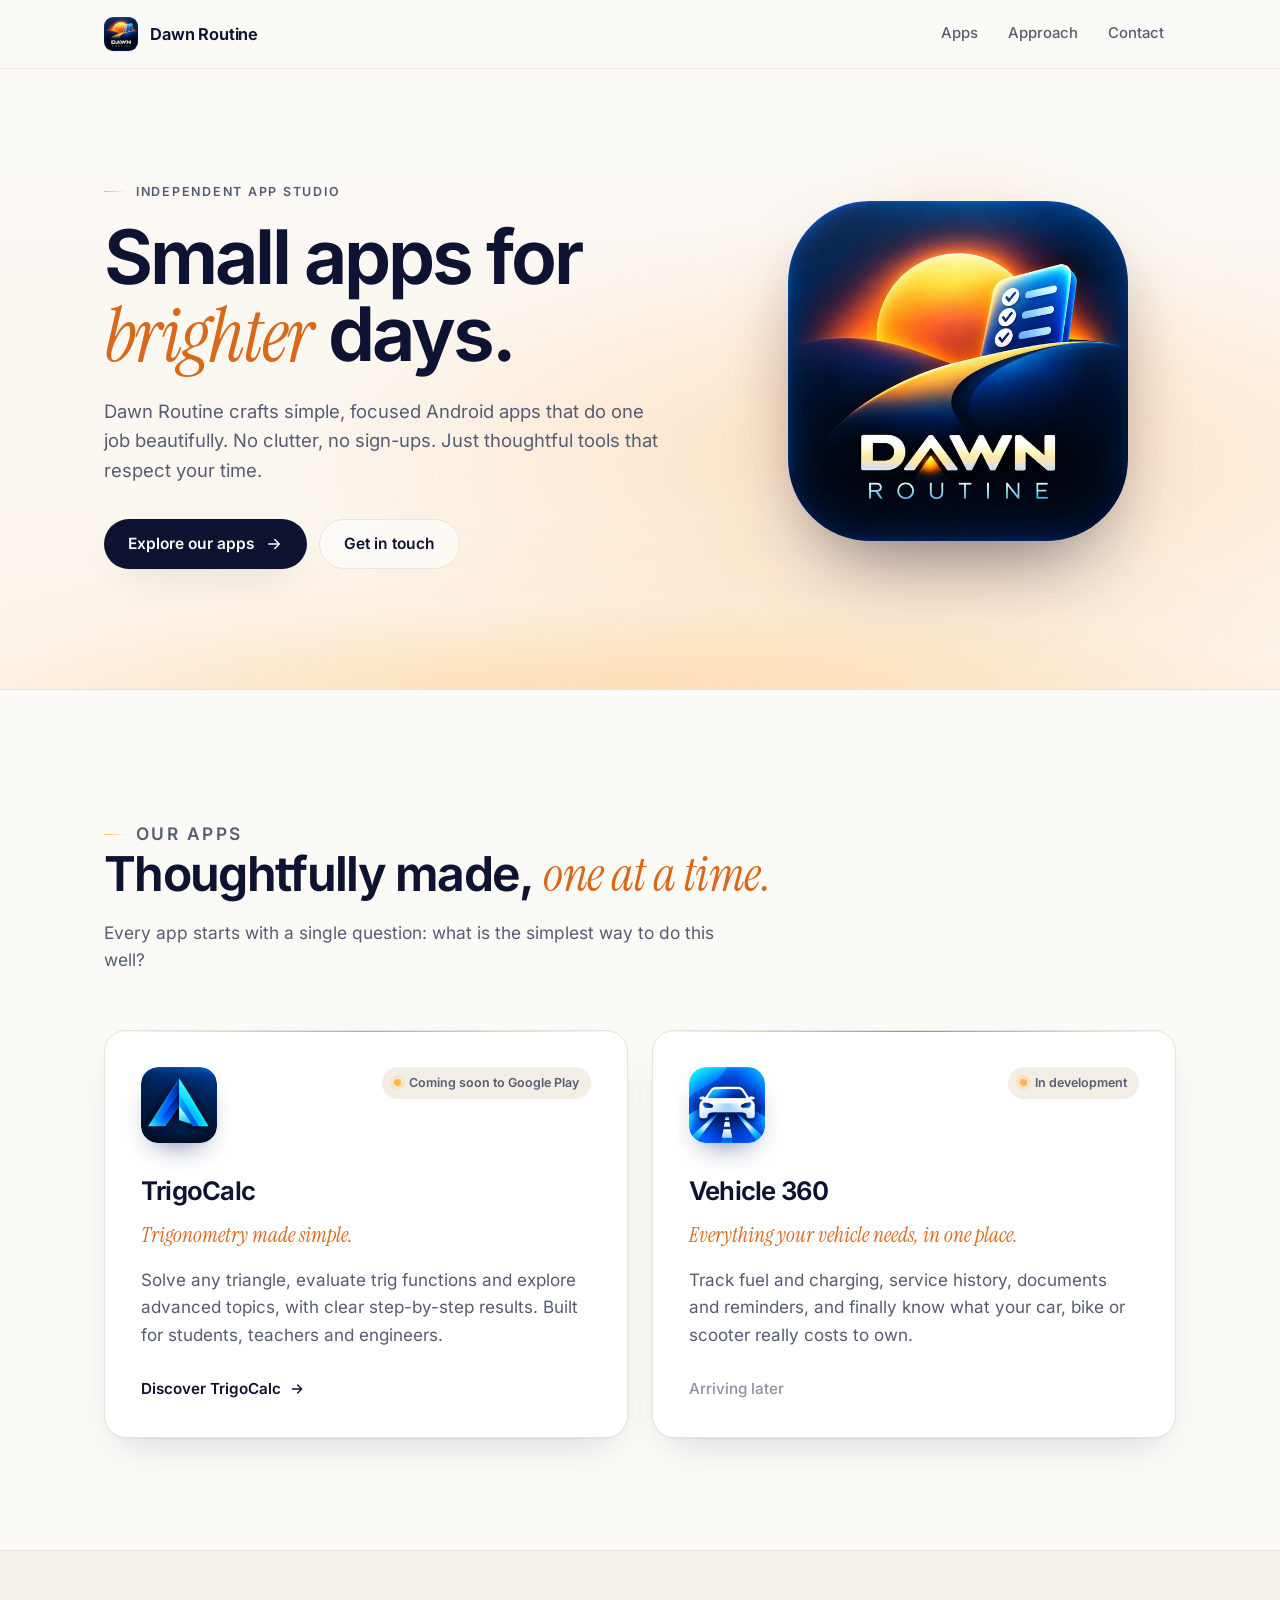
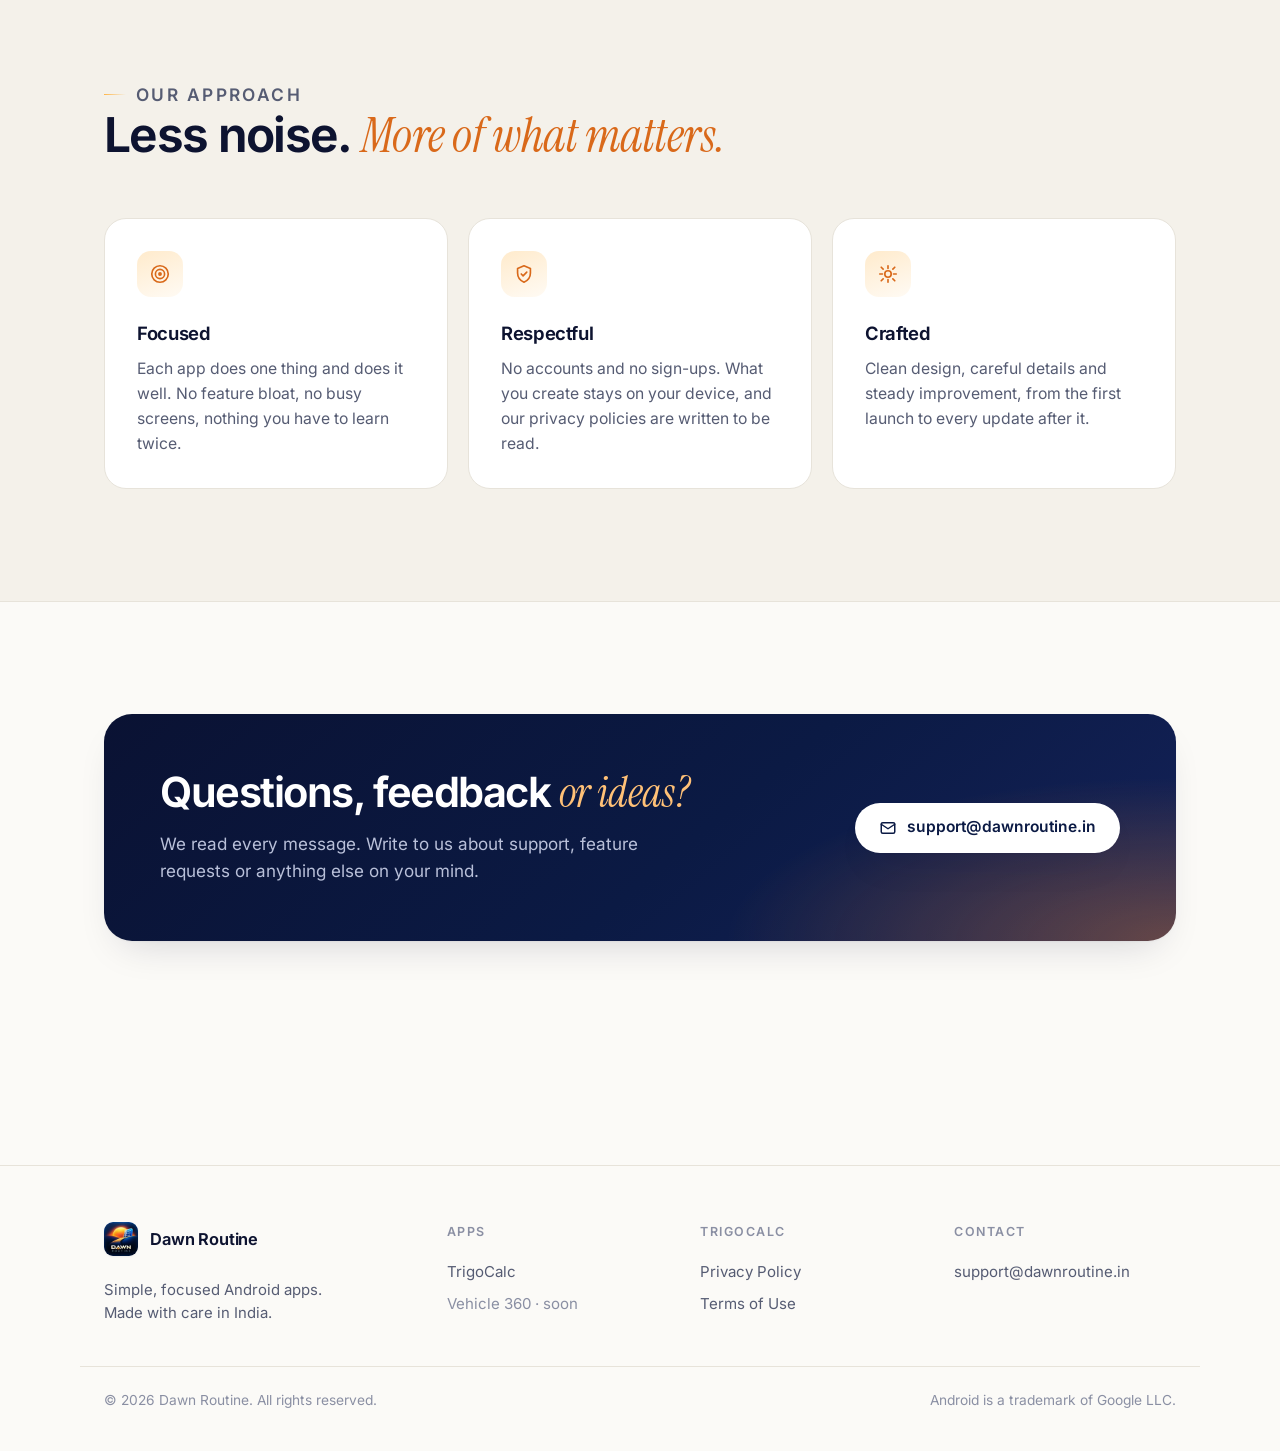
<file: index.html>
<!doctype html>
<html lang="en">
<head>
  <meta charset="utf-8">
  <meta name="viewport" content="width=device-width, initial-scale=1">
  <title>Dawn Routine · Simple, focused Android apps</title>
  <meta name="description" content="Dawn Routine is an independent studio crafting simple, focused Android apps. Makers of TrigoCalc.">
  <meta name="theme-color" content="#fbfaf7" media="(prefers-color-scheme: light)">
  <meta name="theme-color" content="#070a16" media="(prefers-color-scheme: dark)">
  <link rel="canonical" href="https://dawnroutine.in/">
  <link rel="icon" href="/favicon.png" type="image/png">
  <link rel="apple-touch-icon" href="/apple-touch-icon.png">
  <meta property="og:type" content="website">
  <meta property="og:site_name" content="Dawn Routine">
  <meta property="og:title" content="Dawn Routine · Simple, focused Android apps">
  <meta property="og:description" content="An independent studio crafting simple, focused Android apps.">
  <meta property="og:url" content="https://dawnroutine.in/">
  <meta property="og:image" content="https://dawnroutine.in/assets/brand/og-image.png">
  <meta name="twitter:card" content="summary_large_image">
  <link rel="preload" href="/assets/fonts/inter-var.woff2" as="font" type="font/woff2" crossorigin>
  <link rel="stylesheet" href="/styles.css">
</head>
<body>
  <header class="nav">
    <div class="wrap nav-in">
      <a class="brand" href="/"><img src="/assets/brand/logo-96.webp" width="34" height="34" alt=""><span>Dawn Routine</span></a>
      <nav aria-label="Main">
        <a href="#apps">Apps</a>
        <a href="#approach" class="hide-sm">Approach</a>
        <a href="#contact">Contact</a>
      </nav>
    </div>
  </header>

  <main>
    <section class="hero">
      <div class="wrap hero-in">
        <div>
          <p class="eyebrow fade-up">Independent app studio</p>
          <h1 class="fade-up d1">Small apps for <em>brighter</em> days.</h1>
          <p class="lede fade-up d2">Dawn Routine crafts simple, focused Android apps that do one job beautifully. No clutter, no sign-ups. Just thoughtful tools that respect your time.</p>
          <div class="actions fade-up d3">
            <a class="btn primary" href="#apps">Explore our apps
              <svg viewBox="0 0 24 24" fill="none" stroke="currentColor" stroke-width="2" stroke-linecap="round" stroke-linejoin="round" aria-hidden="true"><path d="M5 12h14M13 6l6 6-6 6"/></svg>
            </a>
            <a class="btn ghost" href="#contact">Get in touch</a>
          </div>
        </div>
        <div class="hero-art">
          <img class="hero-logo" src="/assets/brand/logo.webp" width="340" height="340" alt="Dawn Routine logo: a sun rising over hills beside a checklist">
        </div>
      </div>
      <div class="horizon" aria-hidden="true"></div>
    </section>

    <section id="apps" class="section">
      <div class="wrap">
        <div class="section-head">
          <p class="eyebrow">Our apps</p>
          <h2>Thoughtfully made, <em>one at a time.</em></h2>
          <p>Every app starts with a single question: what is the simplest way to do this well?</p>
        </div>

        <div class="apps">
          <a class="app-card trigo" href="/trigocalc/">
            <div class="top">
              <img class="app-icon" src="/assets/trigocalc/icon.webp" width="76" height="76" alt="TrigoCalc icon">
              <span class="pill"><span class="dot"></span>Coming soon to Google Play</span>
            </div>
            <h3>TrigoCalc</h3>
            <p class="tagline">Trigonometry made simple.</p>
            <p class="desc">Solve any triangle, evaluate trig functions and explore advanced topics, with clear step-by-step results. Built for students, teachers and engineers.</p>
            <span class="more">Discover TrigoCalc
              <svg viewBox="0 0 24 24" fill="none" stroke="currentColor" stroke-width="2" stroke-linecap="round" stroke-linejoin="round" aria-hidden="true"><path d="M5 12h14M13 6l6 6-6 6"/></svg>
            </span>
          </a>

          <article class="app-card vehicle">
            <div class="top">
              <img class="app-icon" src="/assets/vehicle360/icon.webp" width="76" height="76" alt="Vehicle 360 icon">
              <span class="pill"><span class="dot"></span>In development</span>
            </div>
            <h3>Vehicle 360</h3>
            <p class="tagline">Everything your vehicle needs, in one place.</p>
            <p class="desc">Track fuel and charging, service history, documents and reminders, and finally know what your car, bike or scooter really costs to own.</p>
            <span class="more quiet">Arriving later</span>
          </article>
        </div>
      </div>
    </section>

    <section id="approach" class="section soft">
      <div class="wrap">
        <div class="section-head">
          <p class="eyebrow">Our approach</p>
          <h2>Less noise. <em>More of what matters.</em></h2>
        </div>

        <div class="principles">
          <div class="principle">
            <div class="ico"><svg viewBox="0 0 24 24" fill="none" stroke="currentColor" stroke-width="1.8" stroke-linecap="round" stroke-linejoin="round" aria-hidden="true"><circle cx="12" cy="12" r="9"/><circle cx="12" cy="12" r="5"/><circle cx="12" cy="12" r="1.2" fill="currentColor"/></svg></div>
            <h3>Focused</h3>
            <p>Each app does one thing and does it well. No feature bloat, no busy screens, nothing you have to learn twice.</p>
          </div>
          <div class="principle">
            <div class="ico"><svg viewBox="0 0 24 24" fill="none" stroke="currentColor" stroke-width="1.8" stroke-linecap="round" stroke-linejoin="round" aria-hidden="true"><path d="M12 3l7 3v5c0 4.5-3 8.3-7 10-4-1.7-7-5.5-7-10V6l7-3z"/><path d="M9 12l2 2 4-4"/></svg></div>
            <h3>Respectful</h3>
            <p>No accounts and no sign-ups. What you create stays on your device, and our privacy policies are written to be read.</p>
          </div>
          <div class="principle">
            <div class="ico"><svg viewBox="0 0 24 24" fill="none" stroke="currentColor" stroke-width="1.8" stroke-linecap="round" stroke-linejoin="round" aria-hidden="true"><path d="M12 3v3M12 18v3M4.6 4.6l2.1 2.1M17.3 17.3l2.1 2.1M3 12h3M18 12h3M4.6 19.4l2.1-2.1M17.3 6.7l2.1-2.1"/><circle cx="12" cy="12" r="3.5"/></svg></div>
            <h3>Crafted</h3>
            <p>Clean design, careful details and steady improvement, from the first launch to every update after it.</p>
          </div>
        </div>
      </div>
    </section>

    <section id="contact" class="section">
      <div class="wrap">
        <div class="contact">
          <div>
            <h2>Questions, feedback <em>or ideas?</em></h2>
            <p>We read every message. Write to us about support, feature requests or anything else on your mind.</p>
          </div>
          <a class="btn primary" href="mailto:support@dawnroutine.in">
            <svg viewBox="0 0 24 24" fill="none" stroke="currentColor" stroke-width="2" stroke-linecap="round" stroke-linejoin="round" aria-hidden="true"><rect x="3" y="5" width="18" height="14" rx="2"/><path d="M3 7l9 6 9-6"/></svg>
            support@dawnroutine.in
          </a>
        </div>
      </div>
    </section>
  </main>

  <footer class="foot">
    <div class="wrap foot-in">
      <div class="foot-brand">
        <a class="brand" href="/"><img src="/assets/brand/logo-96.webp" width="34" height="34" alt=""><span>Dawn Routine</span></a>
        <p>Simple, focused Android apps. Made with care in India.</p>
      </div>
      <div class="foot-col">
        <h4>Apps</h4>
        <a href="/trigocalc/">TrigoCalc</a>
        <span>Vehicle 360 · soon</span>
      </div>
      <div class="foot-col">
        <h4>TrigoCalc</h4>
        <a href="/trigocalc/privacy/">Privacy Policy</a>
        <a href="/trigocalc/terms/">Terms of Use</a>
      </div>
      <div class="foot-col">
        <h4>Contact</h4>
        <a href="mailto:support@dawnroutine.in">support@dawnroutine.in</a>
      </div>
    </div>
    <div class="wrap foot-base">
      <span>© 2026 Dawn Routine. All rights reserved.</span>
      <span>Android is a trademark of Google LLC.</span>
    </div>
  </footer>
</body>
</html>
</file>
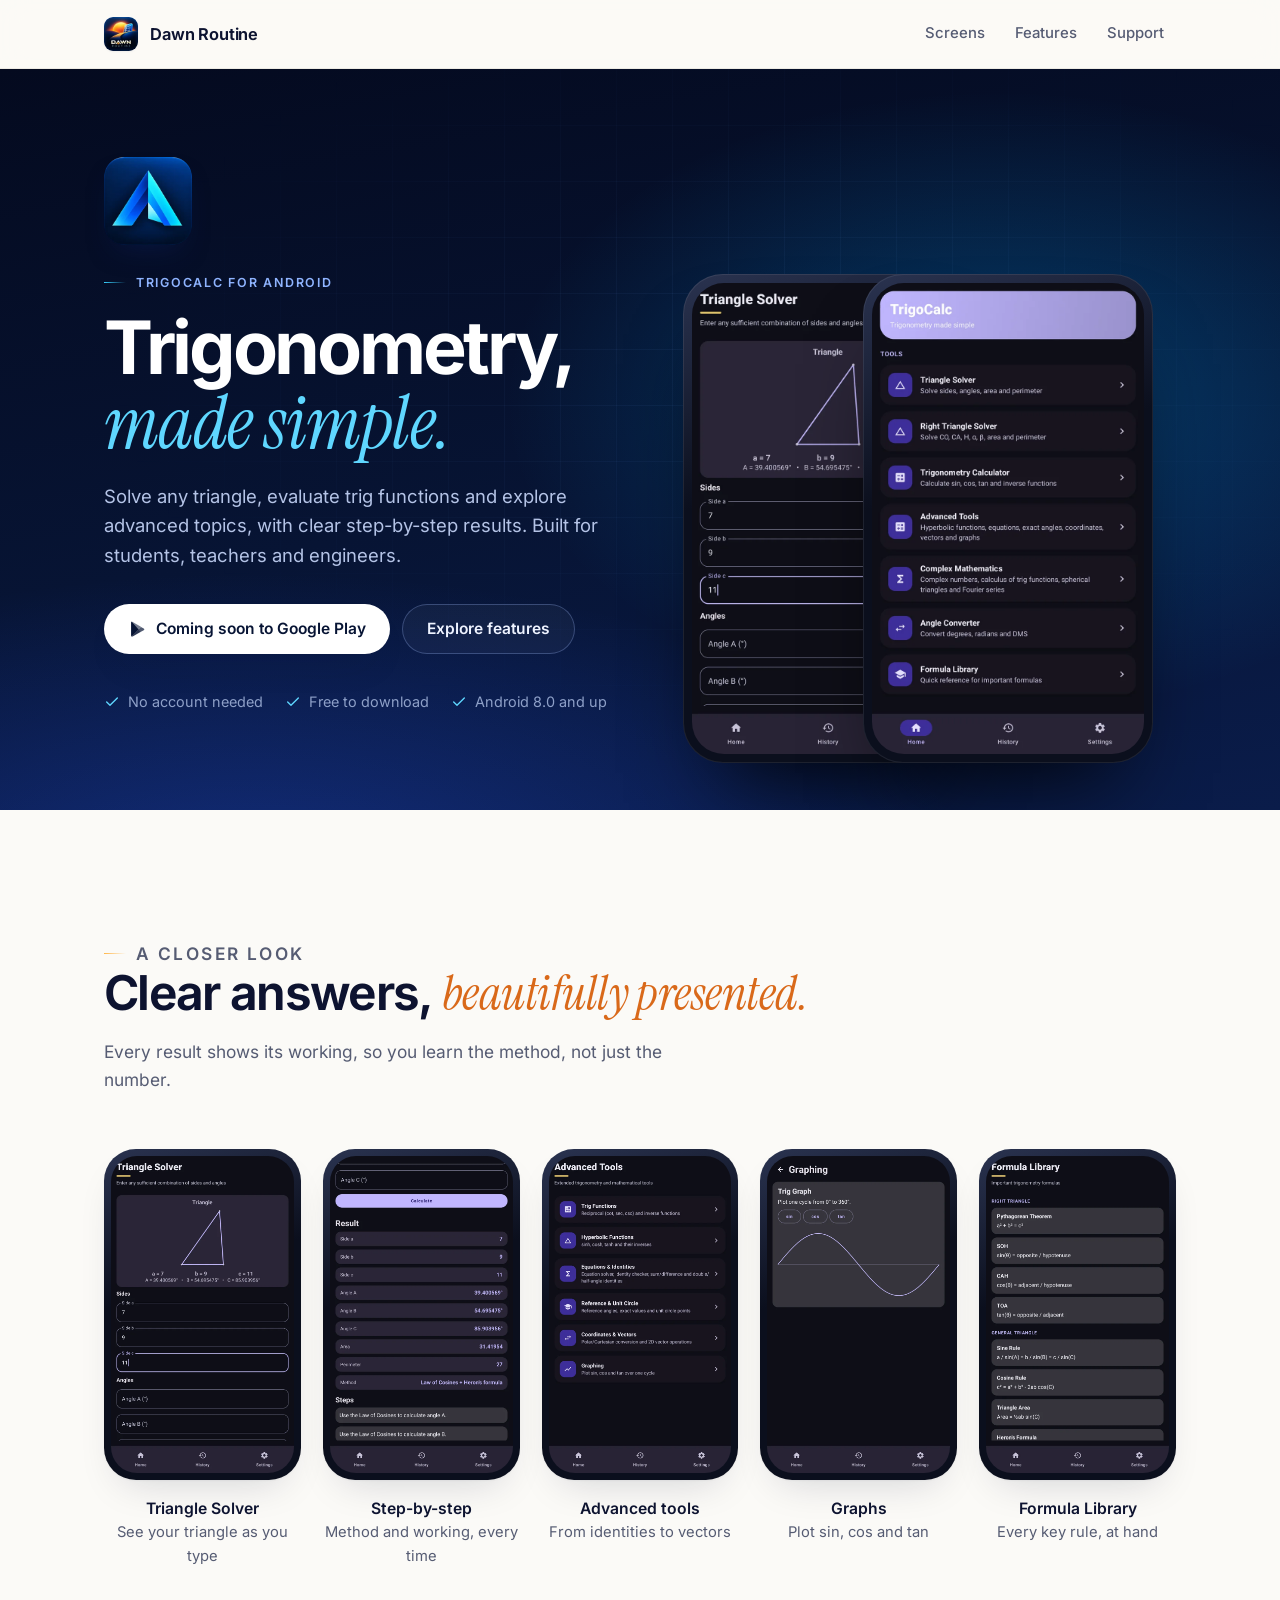
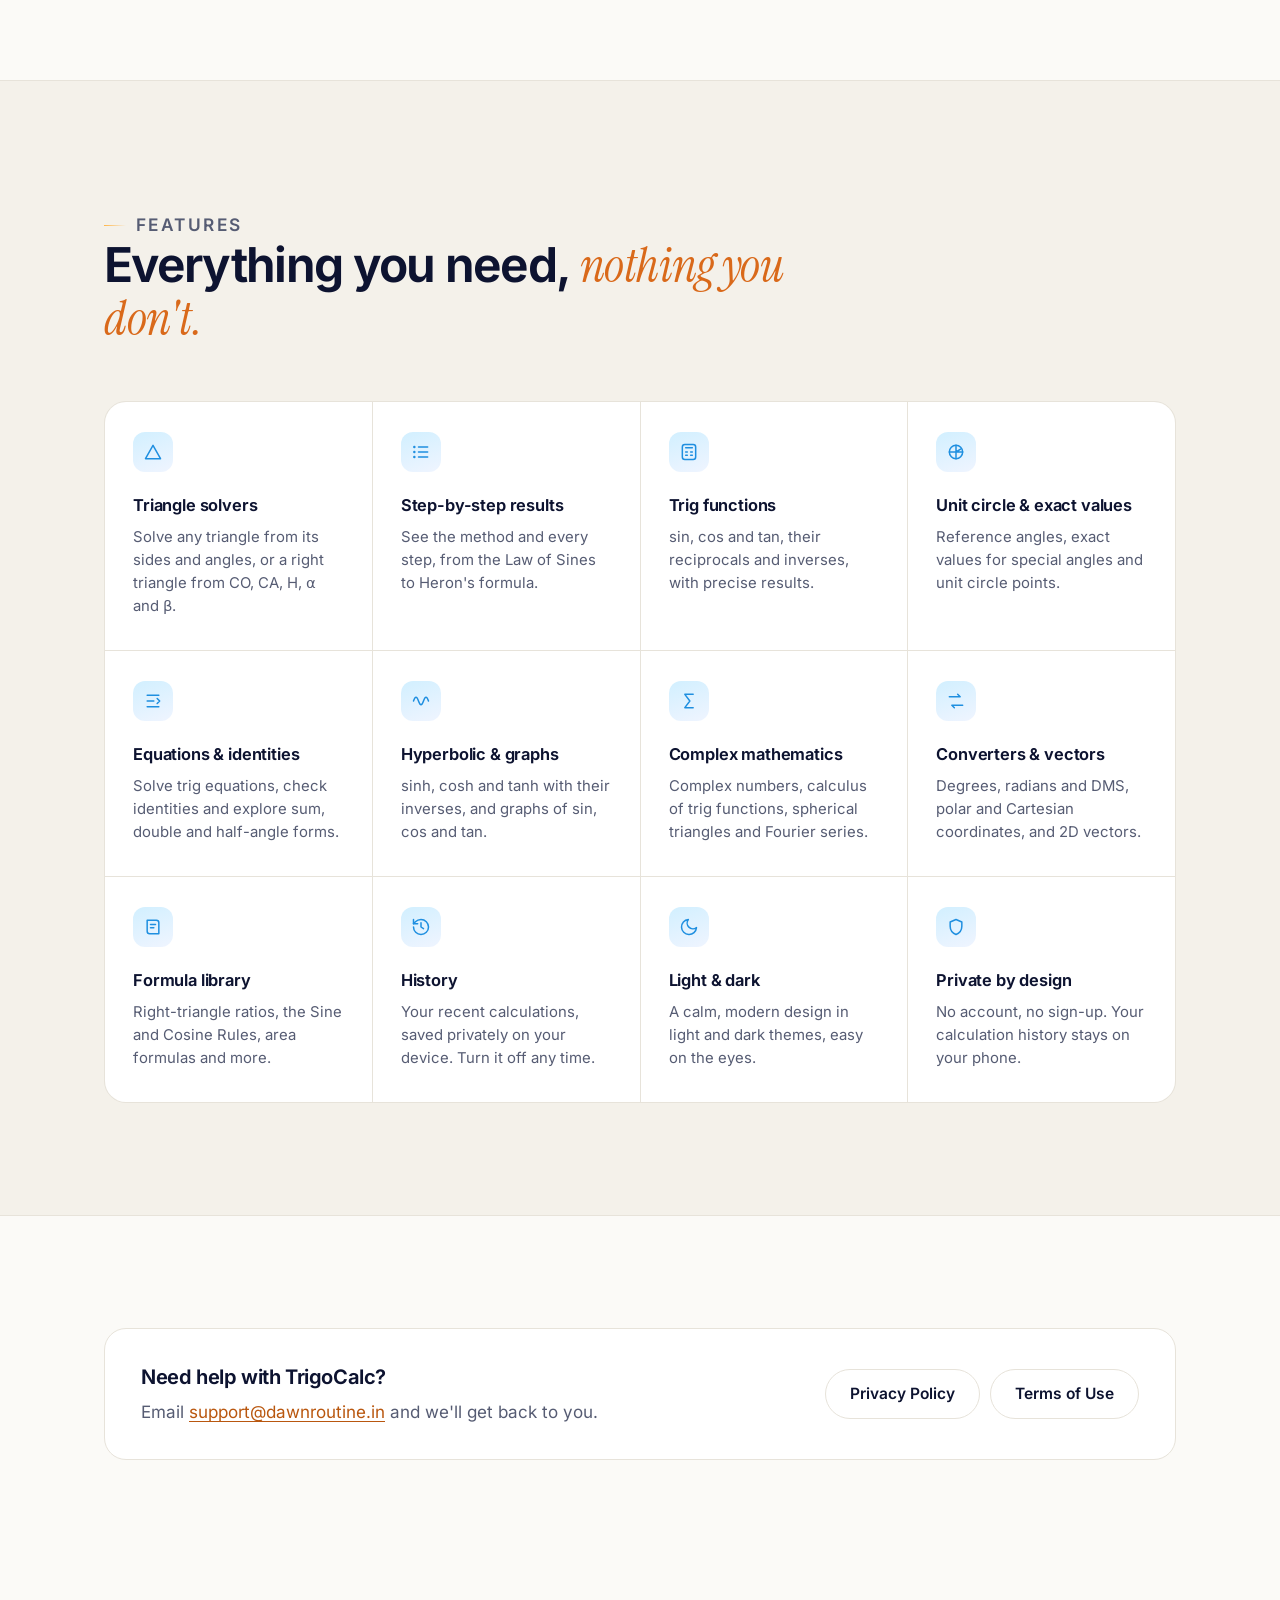
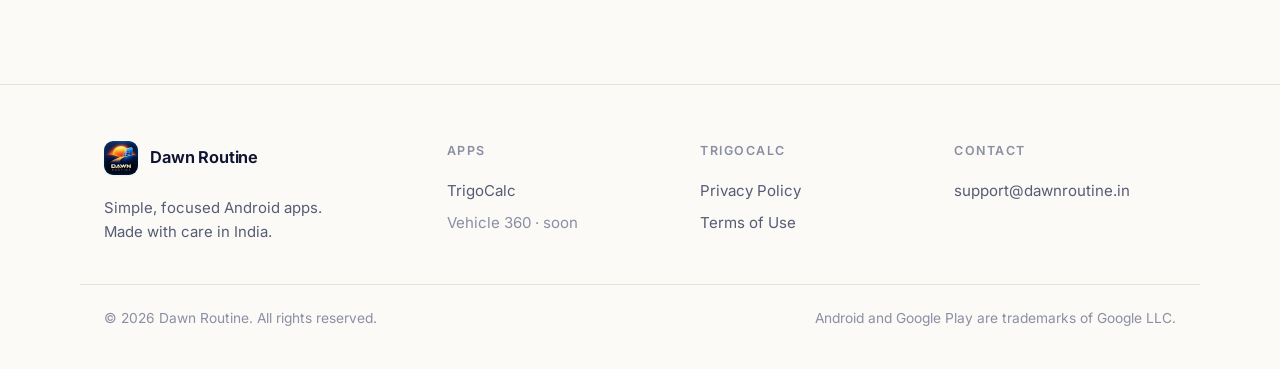
<file: trigocalc/index.html>
<!doctype html>
<html lang="en">
<head>
  <meta charset="utf-8">
  <meta name="viewport" content="width=device-width, initial-scale=1">
  <title>TrigoCalc · Trigonometry made simple</title>
  <meta name="description" content="TrigoCalc is a trigonometry calculator for Android: triangle solvers with step-by-step results, trig and inverse functions, unit circle, identities, graphs and more.">
  <meta name="theme-color" content="#040a1f">
  <link rel="canonical" href="https://dawnroutine.in/trigocalc/">
  <link rel="icon" href="/favicon.png" type="image/png">
  <link rel="apple-touch-icon" href="/apple-touch-icon.png">
  <meta property="og:type" content="website">
  <meta property="og:site_name" content="Dawn Routine">
  <meta property="og:title" content="TrigoCalc · Trigonometry made simple">
  <meta property="og:description" content="Solve any triangle and explore trigonometry with clear, step-by-step results.">
  <meta property="og:url" content="https://dawnroutine.in/trigocalc/">
  <meta property="og:image" content="https://dawnroutine.in/assets/brand/og-image.png">
  <meta name="twitter:card" content="summary_large_image">
  <link rel="preload" href="/assets/fonts/inter-var.woff2" as="font" type="font/woff2" crossorigin>
  <link rel="stylesheet" href="/styles.css">
</head>
<body>
  <header class="nav">
    <div class="wrap nav-in">
      <a class="brand" href="/"><img src="/assets/brand/logo-96.webp" width="34" height="34" alt=""><span>Dawn Routine</span></a>
      <nav aria-label="Main">
        <a href="#screens" class="hide-sm">Screens</a>
        <a href="#features">Features</a>
        <a href="#support">Support</a>
      </nav>
    </div>
  </header>

  <main>
    <section class="product-hero">
      <div class="wrap product-in">
        <div class="product-copy">
          <img class="app-icon fade-up" src="/assets/trigocalc/icon.webp" width="88" height="88" alt="TrigoCalc icon">
          <p class="eyebrow fade-up d1">TrigoCalc for Android</p>
          <h1 class="fade-up d1">Trigonometry, <em>made simple.</em></h1>
          <p class="lede fade-up d2">Solve any triangle, evaluate trig functions and explore advanced topics, with clear step-by-step results. Built for students, teachers and engineers.</p>
          <div class="actions fade-up d3">
            <!-- At launch: replace this span with
                 <a class="btn primary" href="https://play.google.com/store/apps/details?id=com.dawnroutine.trigocalc">Get it on Google Play</a> -->
            <span class="btn primary soon" aria-disabled="true">
              <svg viewBox="0 0 24 24" fill="currentColor" aria-hidden="true"><path d="M4.6 2.2c-.3.3-.5.8-.5 1.4v16.8c0 .6.2 1.1.5 1.4l.1.1 9.4-9.4v-.2L4.7 2.1l-.1.1z"/><path d="M17.2 15.6l-3.1-3.1v-.2l3.1-3.1.1.1 3.7 2.1c1.1.6 1.1 1.6 0 2.2l-3.7 2.1-.1-.1z" opacity=".7"/><path d="M17.3 15.5L14.1 12.3 4.6 21.8c.4.4.9.4 1.6.1l11.1-6.4" opacity=".85"/><path d="M17.3 9.1L6.2 2.7c-.7-.4-1.2-.3-1.6.1l9.5 9.5 3.2-3.2z" opacity=".55"/></svg>
              Coming soon to Google Play
            </span>
            <a class="btn ghost" href="#features">Explore features</a>
          </div>
          <div class="product-meta fade-up d3">
            <span><svg viewBox="0 0 24 24" fill="none" stroke="currentColor" stroke-width="2" stroke-linecap="round" stroke-linejoin="round" aria-hidden="true"><path d="M20 6L9 17l-5-5"/></svg>No account needed</span>
            <span><svg viewBox="0 0 24 24" fill="none" stroke="currentColor" stroke-width="2" stroke-linecap="round" stroke-linejoin="round" aria-hidden="true"><path d="M20 6L9 17l-5-5"/></svg>Free to download</span>
            <span><svg viewBox="0 0 24 24" fill="none" stroke="currentColor" stroke-width="2" stroke-linecap="round" stroke-linejoin="round" aria-hidden="true"><path d="M20 6L9 17l-5-5"/></svg>Android 8.0 and up</span>
          </div>
        </div>
        <div class="phones" aria-hidden="true">
          <div class="phone back fade-up d2"><img src="/assets/trigocalc/screen-triangle.webp" width="720" height="1248" alt=""></div>
          <div class="phone front fade-up d1"><img src="/assets/trigocalc/screen-home.webp" width="720" height="1248" alt=""></div>
        </div>
      </div>
    </section>

    <section id="screens" class="section">
      <div class="wrap">
        <div class="section-head">
          <p class="eyebrow">A closer look</p>
          <h2>Clear answers, <em>beautifully presented.</em></h2>
          <p>Every result shows its working, so you learn the method, not just the number.</p>
        </div>
        <div class="gallery">
          <figure>
            <div class="phone"><img src="/assets/trigocalc/screen-triangle.webp" width="720" height="1248" loading="lazy" alt="Triangle Solver with a live diagram of the triangle"></div>
            <figcaption><strong>Triangle Solver</strong>See your triangle as you type</figcaption>
          </figure>
          <figure>
            <div class="phone"><img src="/assets/trigocalc/screen-result.webp" width="720" height="1248" loading="lazy" alt="Results with angles, area, perimeter and the method used"></div>
            <figcaption><strong>Step-by-step</strong>Method and working, every time</figcaption>
          </figure>
          <figure>
            <div class="phone"><img src="/assets/trigocalc/screen-advanced.webp" width="720" height="1248" loading="lazy" alt="Advanced Tools menu"></div>
            <figcaption><strong>Advanced tools</strong>From identities to vectors</figcaption>
          </figure>
          <figure>
            <div class="phone"><img src="/assets/trigocalc/screen-graph.webp" width="720" height="1248" loading="lazy" alt="Graph of the sine function over one cycle"></div>
            <figcaption><strong>Graphs</strong>Plot sin, cos and tan</figcaption>
          </figure>
          <figure>
            <div class="phone"><img src="/assets/trigocalc/screen-formulas.webp" width="720" height="1248" loading="lazy" alt="Formula Library with key trigonometry rules"></div>
            <figcaption><strong>Formula Library</strong>Every key rule, at hand</figcaption>
          </figure>
        </div>
      </div>
    </section>

    <section id="features" class="section soft">
      <div class="wrap">
        <div class="section-head">
          <p class="eyebrow">Features</p>
          <h2>Everything you need, <em>nothing you don't.</em></h2>
        </div>
        <div class="features">
          <div class="feature">
            <div class="ico"><svg viewBox="0 0 24 24" fill="none" stroke="currentColor" stroke-width="1.8" stroke-linecap="round" stroke-linejoin="round" aria-hidden="true"><path d="M12 4L3 20h18L12 4z"/></svg></div>
            <h3>Triangle solvers</h3>
            <p>Solve any triangle from its sides and angles, or a right triangle from CO, CA, H, α and β.</p>
          </div>
          <div class="feature">
            <div class="ico"><svg viewBox="0 0 24 24" fill="none" stroke="currentColor" stroke-width="1.8" stroke-linecap="round" stroke-linejoin="round" aria-hidden="true"><path d="M9 6h11M9 12h11M9 18h11"/><path d="M4 6h.01M4 12h.01M4 18h.01" stroke-width="3"/></svg></div>
            <h3>Step-by-step results</h3>
            <p>See the method and every step, from the Law of Sines to Heron's formula.</p>
          </div>
          <div class="feature">
            <div class="ico"><svg viewBox="0 0 24 24" fill="none" stroke="currentColor" stroke-width="1.8" stroke-linecap="round" stroke-linejoin="round" aria-hidden="true"><rect x="4" y="3" width="16" height="18" rx="3"/><path d="M8 7h8M8 12h2M14 12h2M8 16h2M14 16h2"/></svg></div>
            <h3>Trig functions</h3>
            <p>sin, cos and tan, their reciprocals and inverses, with precise results.</p>
          </div>
          <div class="feature">
            <div class="ico"><svg viewBox="0 0 24 24" fill="none" stroke="currentColor" stroke-width="1.8" stroke-linecap="round" stroke-linejoin="round" aria-hidden="true"><circle cx="12" cy="12" r="8"/><path d="M12 12l5.5-3.5M12 4v16M4 12h16"/></svg></div>
            <h3>Unit circle &amp; exact values</h3>
            <p>Reference angles, exact values for special angles and unit circle points.</p>
          </div>
          <div class="feature">
            <div class="ico"><svg viewBox="0 0 24 24" fill="none" stroke="currentColor" stroke-width="1.8" stroke-linecap="round" stroke-linejoin="round" aria-hidden="true"><path d="M5 5h14M5 12h8M5 19h14"/><path d="M17 9l3 3-3 3"/></svg></div>
            <h3>Equations &amp; identities</h3>
            <p>Solve trig equations, check identities and explore sum, double and half-angle forms.</p>
          </div>
          <div class="feature">
            <div class="ico"><svg viewBox="0 0 24 24" fill="none" stroke="currentColor" stroke-width="1.8" stroke-linecap="round" stroke-linejoin="round" aria-hidden="true"><path d="M3 12c2-6 4-6 6 0s4 6 6 0 4-6 6 0"/></svg></div>
            <h3>Hyperbolic &amp; graphs</h3>
            <p>sinh, cosh and tanh with their inverses, and graphs of sin, cos and tan.</p>
          </div>
          <div class="feature">
            <div class="ico"><svg viewBox="0 0 24 24" fill="none" stroke="currentColor" stroke-width="1.8" stroke-linecap="round" stroke-linejoin="round" aria-hidden="true"><path d="M17 4H7l6 8-6 8h10"/></svg></div>
            <h3>Complex mathematics</h3>
            <p>Complex numbers, calculus of trig functions, spherical triangles and Fourier series.</p>
          </div>
          <div class="feature">
            <div class="ico"><svg viewBox="0 0 24 24" fill="none" stroke="currentColor" stroke-width="1.8" stroke-linecap="round" stroke-linejoin="round" aria-hidden="true"><path d="M4 7h13l-3-3M20 17H7l3 3"/></svg></div>
            <h3>Converters &amp; vectors</h3>
            <p>Degrees, radians and DMS, polar and Cartesian coordinates, and 2D vectors.</p>
          </div>
          <div class="feature">
            <div class="ico"><svg viewBox="0 0 24 24" fill="none" stroke="currentColor" stroke-width="1.8" stroke-linecap="round" stroke-linejoin="round" aria-hidden="true"><path d="M5 4h11a3 3 0 013 3v13H8a3 3 0 01-3-3V4z"/><path d="M9 9h6M9 13h4"/></svg></div>
            <h3>Formula library</h3>
            <p>Right-triangle ratios, the Sine and Cosine Rules, area formulas and more.</p>
          </div>
          <div class="feature">
            <div class="ico"><svg viewBox="0 0 24 24" fill="none" stroke="currentColor" stroke-width="1.8" stroke-linecap="round" stroke-linejoin="round" aria-hidden="true"><path d="M3 12a9 9 0 109-9 9.7 9.7 0 00-6.7 2.8L3 8"/><path d="M3 3v5h5M12 7v5l3 2"/></svg></div>
            <h3>History</h3>
            <p>Your recent calculations, saved privately on your device. Turn it off any time.</p>
          </div>
          <div class="feature">
            <div class="ico"><svg viewBox="0 0 24 24" fill="none" stroke="currentColor" stroke-width="1.8" stroke-linecap="round" stroke-linejoin="round" aria-hidden="true"><path d="M21 12.8A9 9 0 1111.2 3a7 7 0 009.8 9.8z"/></svg></div>
            <h3>Light &amp; dark</h3>
            <p>A calm, modern design in light and dark themes, easy on the eyes.</p>
          </div>
          <div class="feature">
            <div class="ico"><svg viewBox="0 0 24 24" fill="none" stroke="currentColor" stroke-width="1.8" stroke-linecap="round" stroke-linejoin="round" aria-hidden="true"><path d="M12 3l7 3v5c0 4.5-3 8.3-7 10-4-1.7-7-5.5-7-10V6l7-3z"/></svg></div>
            <h3>Private by design</h3>
            <p>No account, no sign-up. Your calculation history stays on your phone.</p>
          </div>
        </div>
      </div>
    </section>

    <section id="support" class="section">
      <div class="wrap">
        <div class="support-strip">
          <div>
            <h3>Need help with TrigoCalc?</h3>
            <p>Email <a href="mailto:support@dawnroutine.in">support@dawnroutine.in</a> and we'll get back to you.</p>
          </div>
          <div class="links">
            <a class="btn ghost" href="/trigocalc/privacy/">Privacy Policy</a>
            <a class="btn ghost" href="/trigocalc/terms/">Terms of Use</a>
          </div>
        </div>
      </div>
    </section>
  </main>

  <footer class="foot">
    <div class="wrap foot-in">
      <div class="foot-brand">
        <a class="brand" href="/"><img src="/assets/brand/logo-96.webp" width="34" height="34" alt=""><span>Dawn Routine</span></a>
        <p>Simple, focused Android apps. Made with care in India.</p>
      </div>
      <div class="foot-col">
        <h4>Apps</h4>
        <a href="/trigocalc/">TrigoCalc</a>
        <span>Vehicle 360 · soon</span>
      </div>
      <div class="foot-col">
        <h4>TrigoCalc</h4>
        <a href="/trigocalc/privacy/">Privacy Policy</a>
        <a href="/trigocalc/terms/">Terms of Use</a>
      </div>
      <div class="foot-col">
        <h4>Contact</h4>
        <a href="mailto:support@dawnroutine.in">support@dawnroutine.in</a>
      </div>
    </div>
    <div class="wrap foot-base">
      <span>© 2026 Dawn Routine. All rights reserved.</span>
      <span>Android and Google Play are trademarks of Google LLC.</span>
    </div>
  </footer>
</body>
</html>
</file>
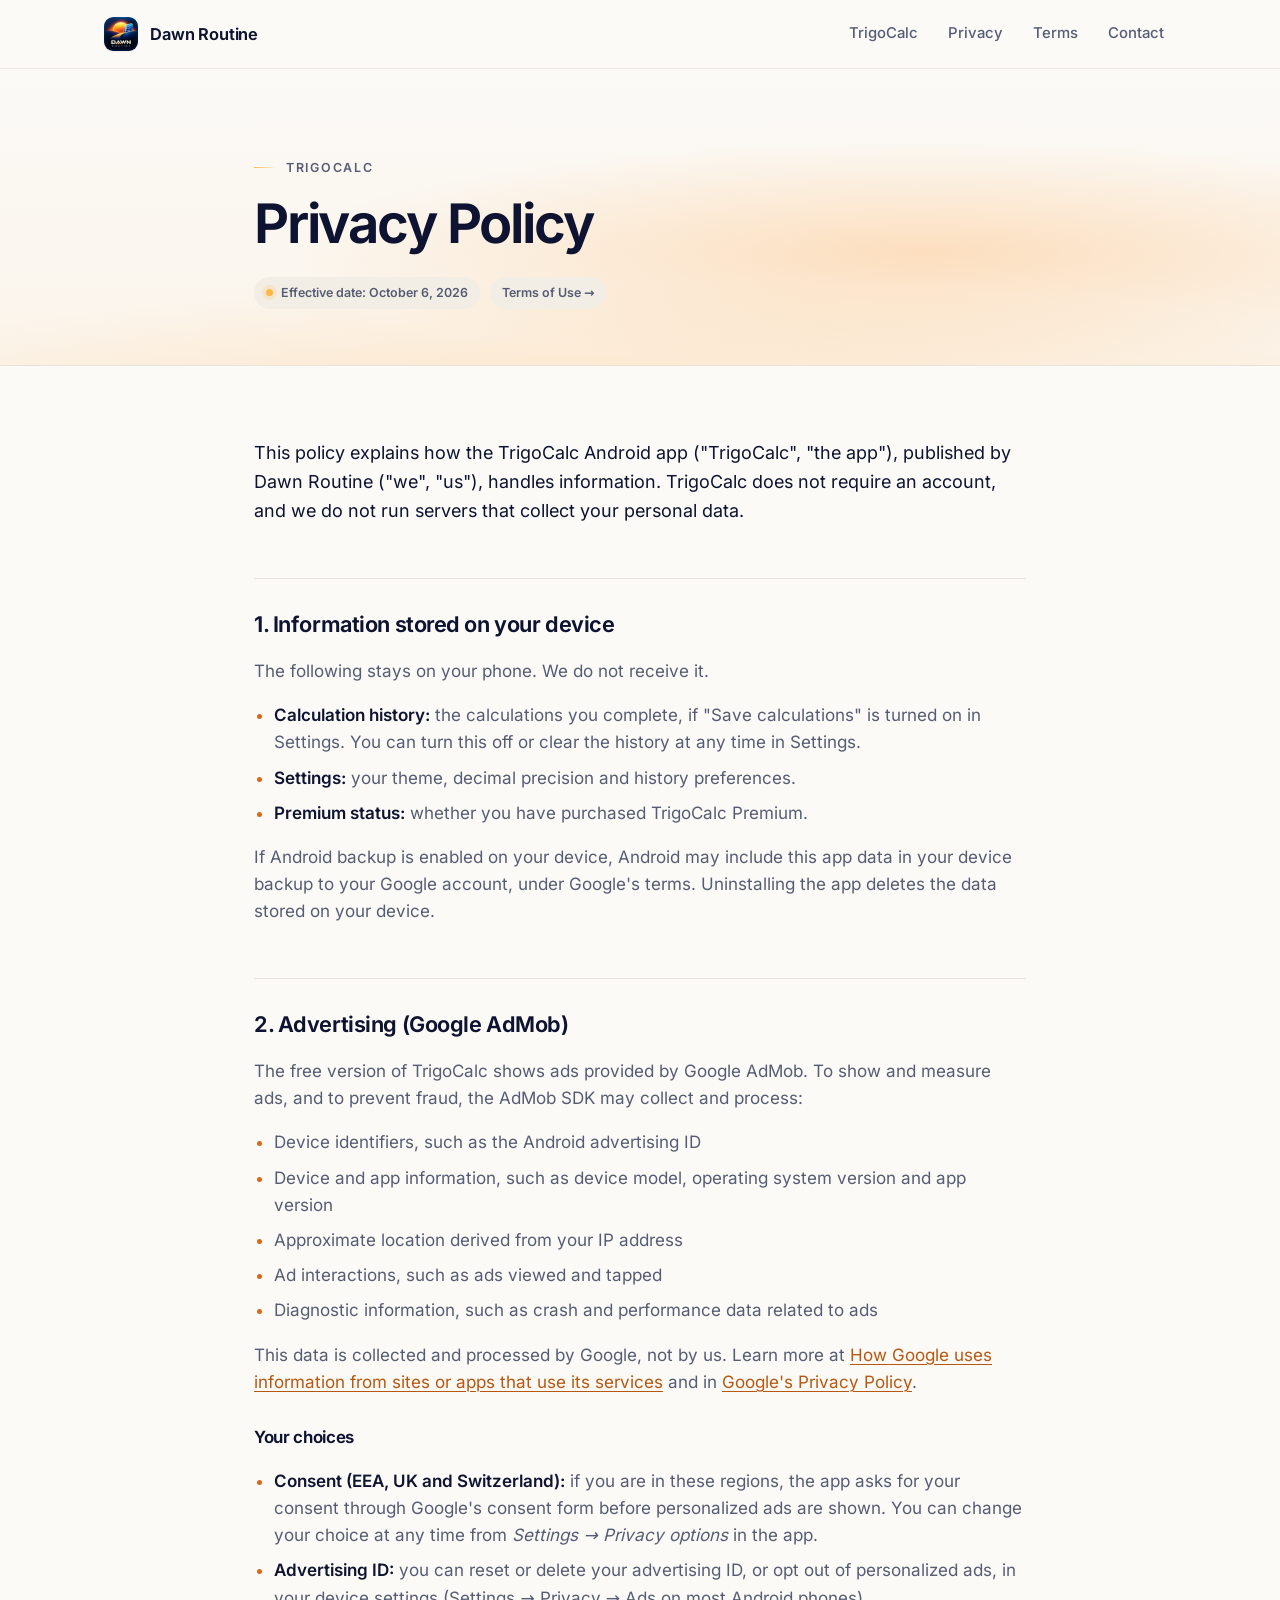
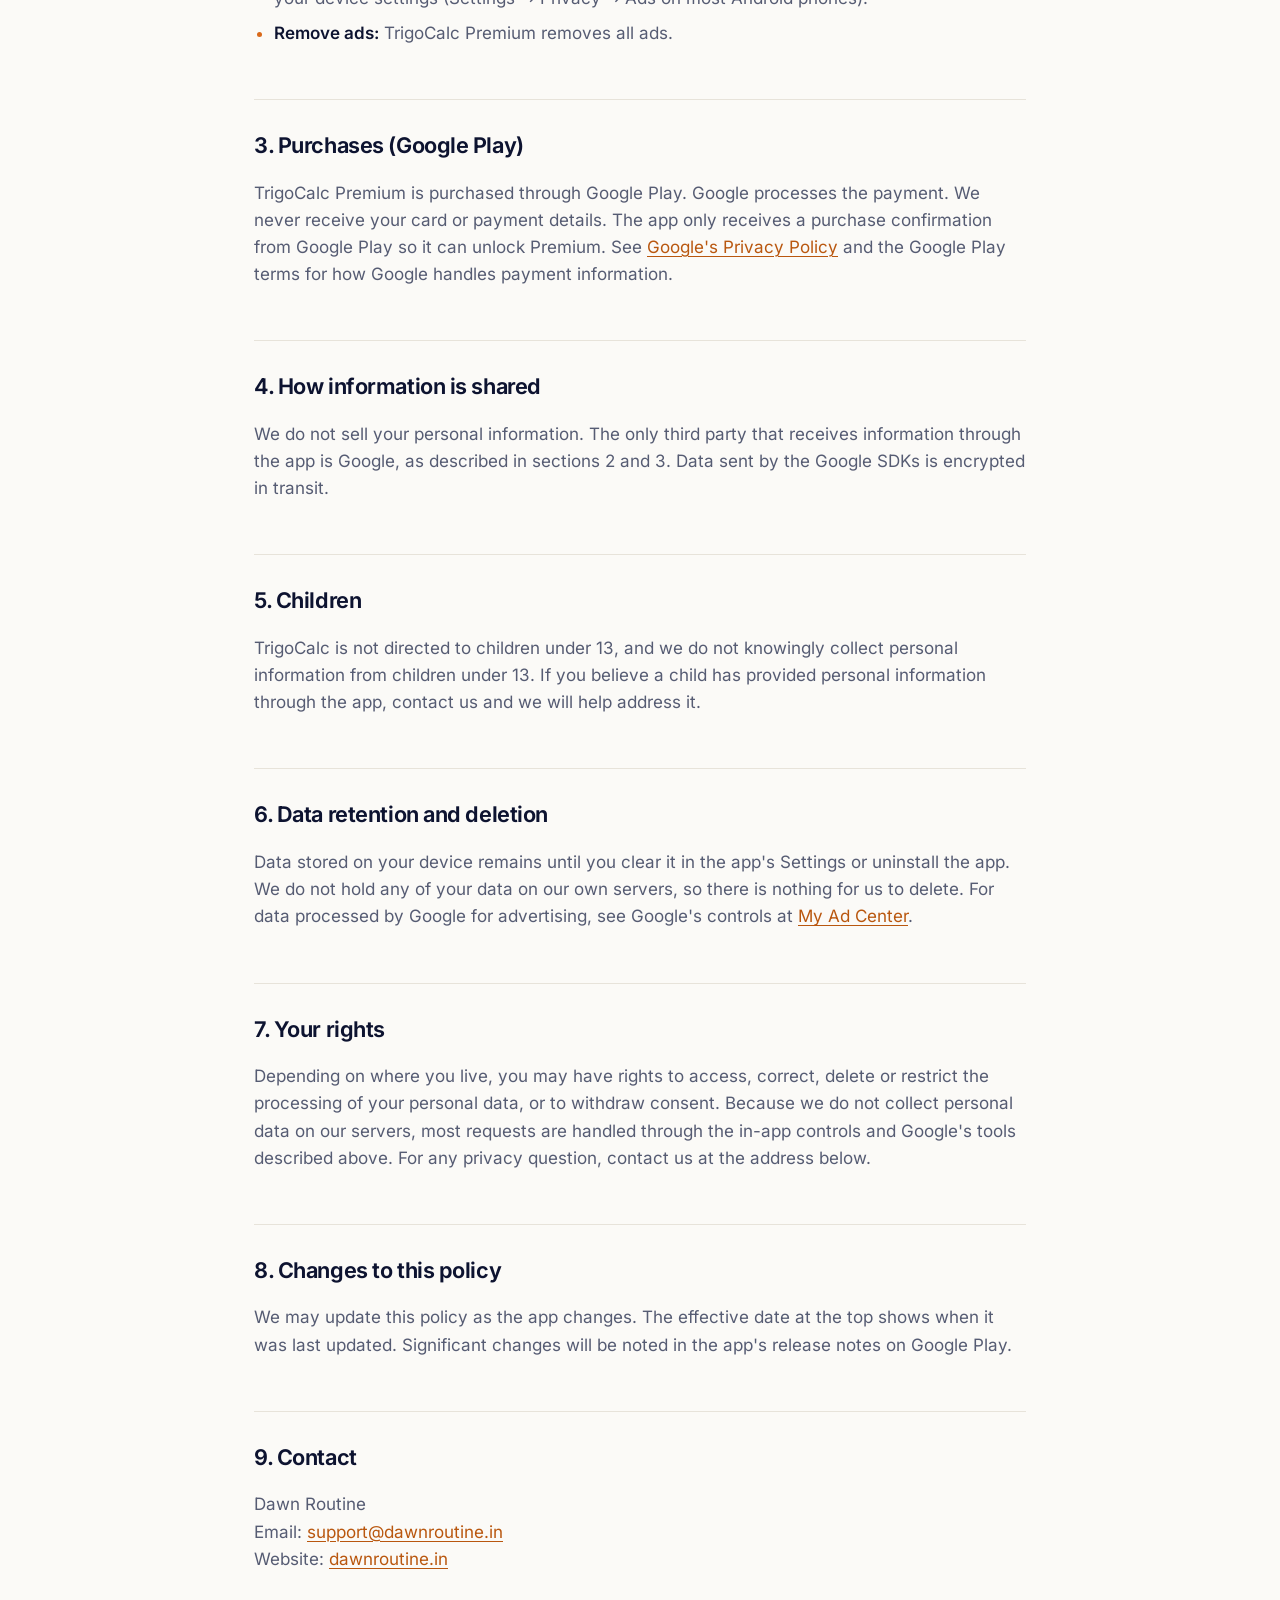
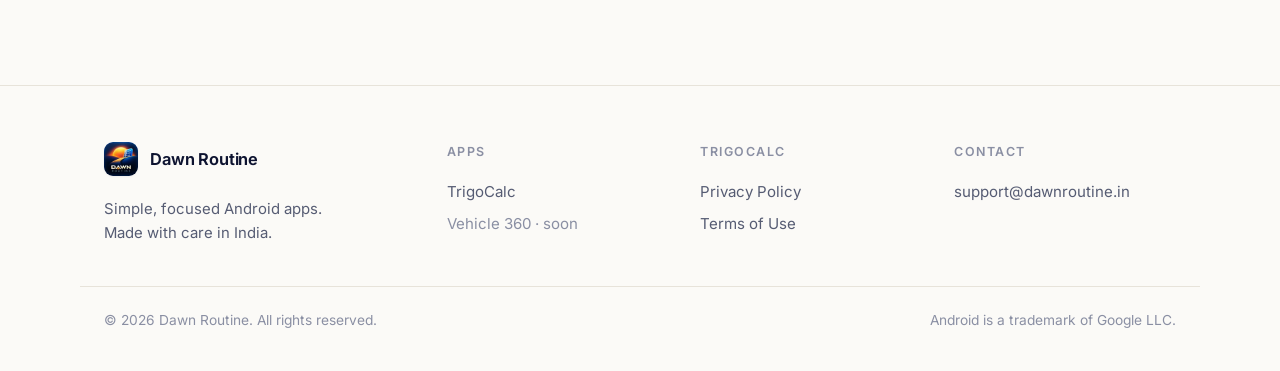
<file: trigocalc/privacy/index.html>
<!doctype html>
<html lang="en">
<head>
  <meta charset="utf-8">
  <meta name="viewport" content="width=device-width, initial-scale=1">
  <title>TrigoCalc Privacy Policy · Dawn Routine</title>
  <meta name="description" content="Privacy policy for the TrigoCalc Android app by Dawn Routine.">
  <meta name="theme-color" content="#fbfaf7" media="(prefers-color-scheme: light)">
  <meta name="theme-color" content="#070a16" media="(prefers-color-scheme: dark)">
  <link rel="canonical" href="https://dawnroutine.in/trigocalc/privacy/">
  <link rel="icon" href="/favicon.png" type="image/png">
  <link rel="apple-touch-icon" href="/apple-touch-icon.png">
  <link rel="preload" href="/assets/fonts/inter-var.woff2" as="font" type="font/woff2" crossorigin>
  <link rel="stylesheet" href="/styles.css">
</head>
<body>
  <header class="nav">
    <div class="wrap nav-in">
      <a class="brand" href="/"><img src="/assets/brand/logo-96.webp" width="34" height="34" alt=""><span>Dawn Routine</span></a>
      <nav aria-label="Main">
        <a href="/trigocalc/">TrigoCalc</a>
        <a href="/trigocalc/privacy/" class="hide-sm">Privacy</a>
        <a href="/trigocalc/terms/" class="hide-sm">Terms</a>
        <a href="/#contact">Contact</a>
      </nav>
    </div>
  </header>

  <main>
    <section class="doc-hero">
      <div class="wrap">
        <p class="eyebrow">TrigoCalc</p>
        <h1>Privacy Policy</h1>
        <div class="meta">
          <span class="pill"><span class="dot"></span>Effective date: October 6, 2026</span>
          <a class="pill" href="/trigocalc/terms/">Terms of Use →</a>
        </div>
      </div>
    </section>

    <article class="doc">
    <p>This policy explains how the TrigoCalc Android app ("TrigoCalc", "the app"), published by Dawn Routine ("we", "us"), handles information. TrigoCalc does not require an account, and we do not run servers that collect your personal data.</p>

    <h2>1. Information stored on your device</h2>
    <p>The following stays on your phone. We do not receive it.</p>
    <ul>
      <li><strong>Calculation history:</strong> the calculations you complete, if "Save calculations" is turned on in Settings. You can turn this off or clear the history at any time in Settings.</li>
      <li><strong>Settings:</strong> your theme, decimal precision and history preferences.</li>
      <li><strong>Premium status:</strong> whether you have purchased TrigoCalc Premium.</li>
    </ul>
    <p>If Android backup is enabled on your device, Android may include this app data in your device backup to your Google account, under Google's terms. Uninstalling the app deletes the data stored on your device.</p>

    <h2>2. Advertising (Google AdMob)</h2>
    <p>The free version of TrigoCalc shows ads provided by Google AdMob. To show and measure ads, and to prevent fraud, the AdMob SDK may collect and process:</p>
    <ul>
      <li>Device identifiers, such as the Android advertising ID</li>
      <li>Device and app information, such as device model, operating system version and app version</li>
      <li>Approximate location derived from your IP address</li>
      <li>Ad interactions, such as ads viewed and tapped</li>
      <li>Diagnostic information, such as crash and performance data related to ads</li>
    </ul>
    <p>This data is collected and processed by Google, not by us. Learn more at <a href="https://policies.google.com/technologies/partner-sites">How Google uses information from sites or apps that use its services</a> and in <a href="https://policies.google.com/privacy">Google's Privacy Policy</a>.</p>

    <h3>Your choices</h3>
    <ul>
      <li><strong>Consent (EEA, UK and Switzerland):</strong> if you are in these regions, the app asks for your consent through Google's consent form before personalized ads are shown. You can change your choice at any time from <em>Settings → Privacy options</em> in the app.</li>
      <li><strong>Advertising ID:</strong> you can reset or delete your advertising ID, or opt out of personalized ads, in your device settings (Settings → Privacy → Ads on most Android phones).</li>
      <li><strong>Remove ads:</strong> TrigoCalc Premium removes all ads.</li>
    </ul>

    <h2>3. Purchases (Google Play)</h2>
    <p>TrigoCalc Premium is purchased through Google Play. Google processes the payment. We never receive your card or payment details. The app only receives a purchase confirmation from Google Play so it can unlock Premium. See <a href="https://policies.google.com/privacy">Google's Privacy Policy</a> and the Google Play terms for how Google handles payment information.</p>

    <h2>4. How information is shared</h2>
    <p>We do not sell your personal information. The only third party that receives information through the app is Google, as described in sections 2 and 3. Data sent by the Google SDKs is encrypted in transit.</p>

    <h2>5. Children</h2>
    <p>TrigoCalc is not directed to children under 13, and we do not knowingly collect personal information from children under 13. If you believe a child has provided personal information through the app, contact us and we will help address it.</p>

    <h2>6. Data retention and deletion</h2>
    <p>Data stored on your device remains until you clear it in the app's Settings or uninstall the app. We do not hold any of your data on our own servers, so there is nothing for us to delete. For data processed by Google for advertising, see Google's controls at <a href="https://myadcenter.google.com/">My Ad Center</a>.</p>

    <h2>7. Your rights</h2>
    <p>Depending on where you live, you may have rights to access, correct, delete or restrict the processing of your personal data, or to withdraw consent. Because we do not collect personal data on our servers, most requests are handled through the in-app controls and Google's tools described above. For any privacy question, contact us at the address below.</p>

    <h2>8. Changes to this policy</h2>
    <p>We may update this policy as the app changes. The effective date at the top shows when it was last updated. Significant changes will be noted in the app's release notes on Google Play.</p>

    <h2>9. Contact</h2>
    <p>Dawn Routine<br>
      Email: <a href="mailto:support@dawnroutine.in">support@dawnroutine.in</a><br>
      Website: <a href="https://dawnroutine.in/">dawnroutine.in</a></p>
  
    </article>
  </main>

  <footer class="foot">
    <div class="wrap foot-in">
      <div class="foot-brand">
        <a class="brand" href="/"><img src="/assets/brand/logo-96.webp" width="34" height="34" alt=""><span>Dawn Routine</span></a>
        <p>Simple, focused Android apps. Made with care in India.</p>
      </div>
      <div class="foot-col">
        <h4>Apps</h4>
        <a href="/trigocalc/">TrigoCalc</a>
        <span>Vehicle 360 · soon</span>
      </div>
      <div class="foot-col">
        <h4>TrigoCalc</h4>
        <a href="/trigocalc/privacy/">Privacy Policy</a>
        <a href="/trigocalc/terms/">Terms of Use</a>
      </div>
      <div class="foot-col">
        <h4>Contact</h4>
        <a href="mailto:support@dawnroutine.in">support@dawnroutine.in</a>
      </div>
    </div>
    <div class="wrap foot-base">
      <span>© 2026 Dawn Routine. All rights reserved.</span>
      <span>Android is a trademark of Google LLC.</span>
    </div>
  </footer>
</body>
</html>
</file>
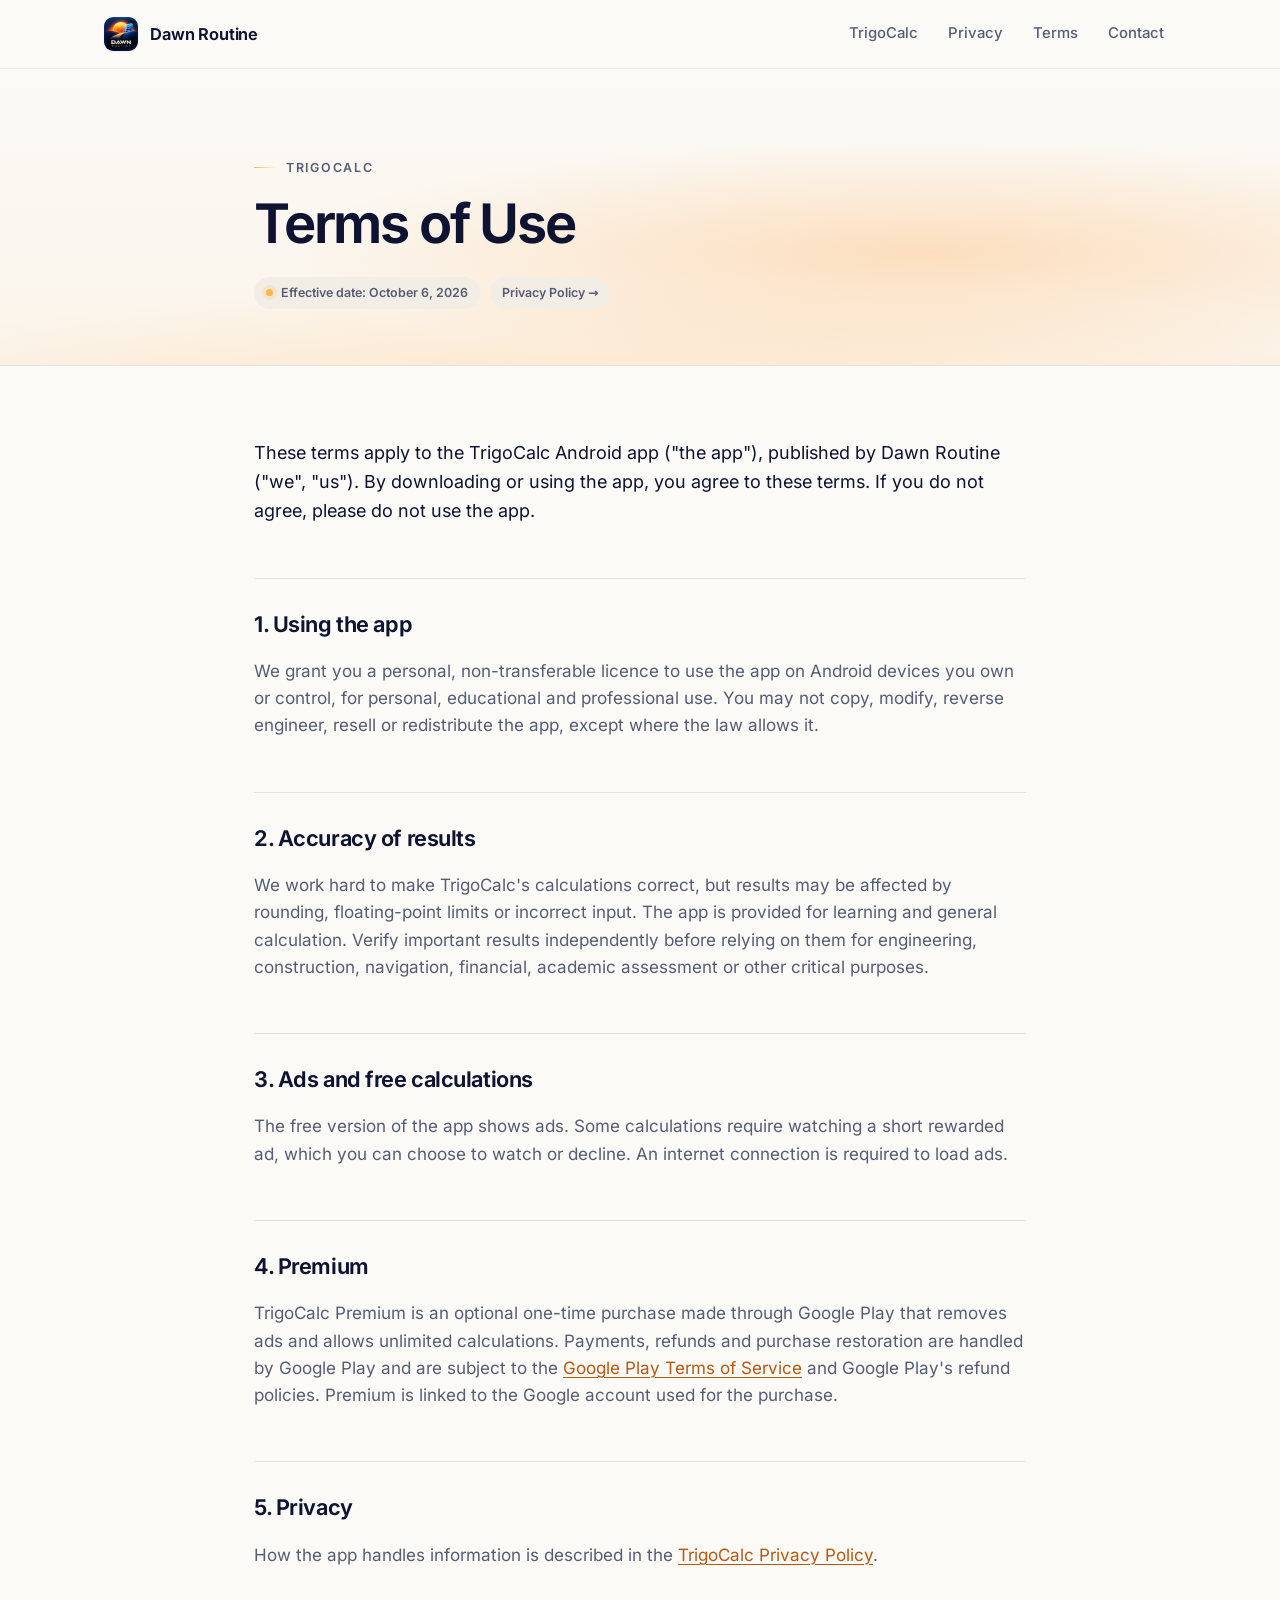
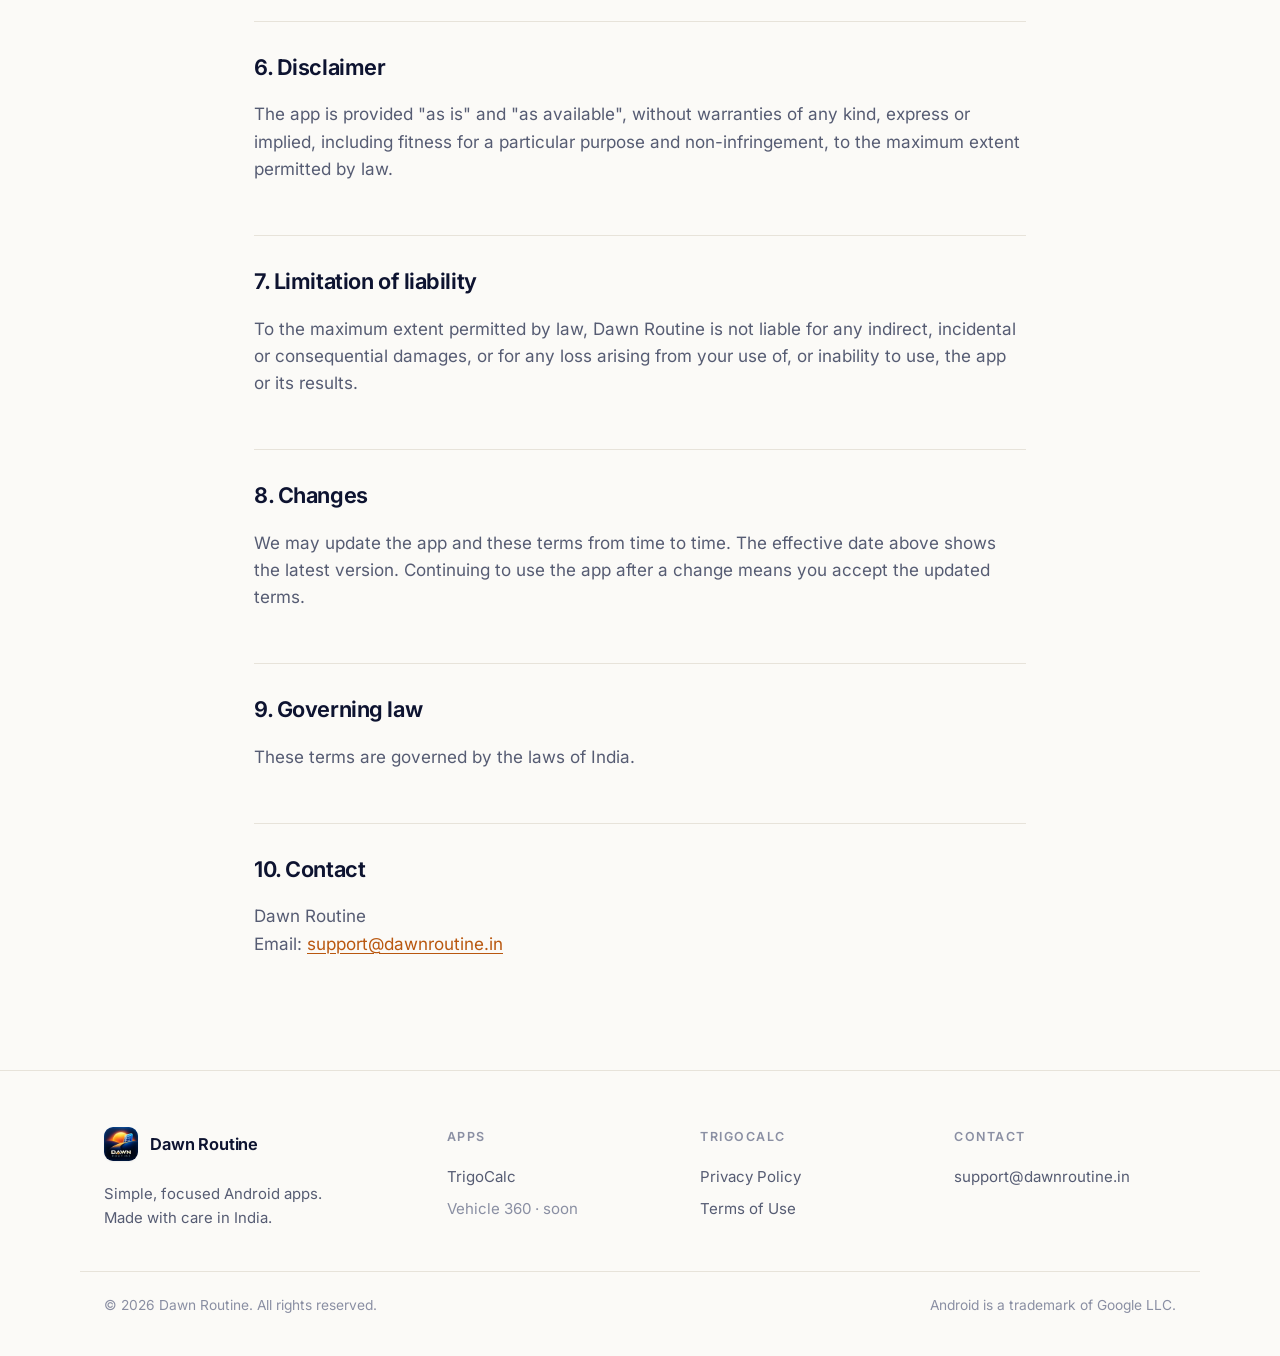
<file: trigocalc/terms/index.html>
<!doctype html>
<html lang="en">
<head>
  <meta charset="utf-8">
  <meta name="viewport" content="width=device-width, initial-scale=1">
  <title>TrigoCalc Terms of Use · Dawn Routine</title>
  <meta name="description" content="Terms of use for the TrigoCalc Android app by Dawn Routine.">
  <meta name="theme-color" content="#fbfaf7" media="(prefers-color-scheme: light)">
  <meta name="theme-color" content="#070a16" media="(prefers-color-scheme: dark)">
  <link rel="canonical" href="https://dawnroutine.in/trigocalc/terms/">
  <link rel="icon" href="/favicon.png" type="image/png">
  <link rel="apple-touch-icon" href="/apple-touch-icon.png">
  <link rel="preload" href="/assets/fonts/inter-var.woff2" as="font" type="font/woff2" crossorigin>
  <link rel="stylesheet" href="/styles.css">
</head>
<body>
  <header class="nav">
    <div class="wrap nav-in">
      <a class="brand" href="/"><img src="/assets/brand/logo-96.webp" width="34" height="34" alt=""><span>Dawn Routine</span></a>
      <nav aria-label="Main">
        <a href="/trigocalc/">TrigoCalc</a>
        <a href="/trigocalc/privacy/" class="hide-sm">Privacy</a>
        <a href="/trigocalc/terms/" class="hide-sm">Terms</a>
        <a href="/#contact">Contact</a>
      </nav>
    </div>
  </header>

  <main>
    <section class="doc-hero">
      <div class="wrap">
        <p class="eyebrow">TrigoCalc</p>
        <h1>Terms of Use</h1>
        <div class="meta">
          <span class="pill"><span class="dot"></span>Effective date: October 6, 2026</span>
          <a class="pill" href="/trigocalc/privacy/">Privacy Policy →</a>
        </div>
      </div>
    </section>

    <article class="doc">
    <p>These terms apply to the TrigoCalc Android app ("the app"), published by Dawn Routine ("we", "us"). By downloading or using the app, you agree to these terms. If you do not agree, please do not use the app.</p>

    <h2>1. Using the app</h2>
    <p>We grant you a personal, non-transferable licence to use the app on Android devices you own or control, for personal, educational and professional use. You may not copy, modify, reverse engineer, resell or redistribute the app, except where the law allows it.</p>

    <h2>2. Accuracy of results</h2>
    <p>We work hard to make TrigoCalc's calculations correct, but results may be affected by rounding, floating-point limits or incorrect input. The app is provided for learning and general calculation. Verify important results independently before relying on them for engineering, construction, navigation, financial, academic assessment or other critical purposes.</p>

    <h2>3. Ads and free calculations</h2>
    <p>The free version of the app shows ads. Some calculations require watching a short rewarded ad, which you can choose to watch or decline. An internet connection is required to load ads.</p>

    <h2>4. Premium</h2>
    <p>TrigoCalc Premium is an optional one-time purchase made through Google Play that removes ads and allows unlimited calculations. Payments, refunds and purchase restoration are handled by Google Play and are subject to the <a href="https://play.google.com/about/play-terms/">Google Play Terms of Service</a> and Google Play's refund policies. Premium is linked to the Google account used for the purchase.</p>

    <h2>5. Privacy</h2>
    <p>How the app handles information is described in the <a href="/trigocalc/privacy/">TrigoCalc Privacy Policy</a>.</p>

    <h2>6. Disclaimer</h2>
    <p>The app is provided "as is" and "as available", without warranties of any kind, express or implied, including fitness for a particular purpose and non-infringement, to the maximum extent permitted by law.</p>

    <h2>7. Limitation of liability</h2>
    <p>To the maximum extent permitted by law, Dawn Routine is not liable for any indirect, incidental or consequential damages, or for any loss arising from your use of, or inability to use, the app or its results.</p>

    <h2>8. Changes</h2>
    <p>We may update the app and these terms from time to time. The effective date above shows the latest version. Continuing to use the app after a change means you accept the updated terms.</p>

    <h2>9. Governing law</h2>
    <p>These terms are governed by the laws of India.</p>

    <h2>10. Contact</h2>
    <p>Dawn Routine<br>
      Email: <a href="mailto:support@dawnroutine.in">support@dawnroutine.in</a></p>
  
    </article>
  </main>

  <footer class="foot">
    <div class="wrap foot-in">
      <div class="foot-brand">
        <a class="brand" href="/"><img src="/assets/brand/logo-96.webp" width="34" height="34" alt=""><span>Dawn Routine</span></a>
        <p>Simple, focused Android apps. Made with care in India.</p>
      </div>
      <div class="foot-col">
        <h4>Apps</h4>
        <a href="/trigocalc/">TrigoCalc</a>
        <span>Vehicle 360 · soon</span>
      </div>
      <div class="foot-col">
        <h4>TrigoCalc</h4>
        <a href="/trigocalc/privacy/">Privacy Policy</a>
        <a href="/trigocalc/terms/">Terms of Use</a>
      </div>
      <div class="foot-col">
        <h4>Contact</h4>
        <a href="mailto:support@dawnroutine.in">support@dawnroutine.in</a>
      </div>
    </div>
    <div class="wrap foot-base">
      <span>© 2026 Dawn Routine. All rights reserved.</span>
      <span>Android is a trademark of Google LLC.</span>
    </div>
  </footer>
</body>
</html>
</file>
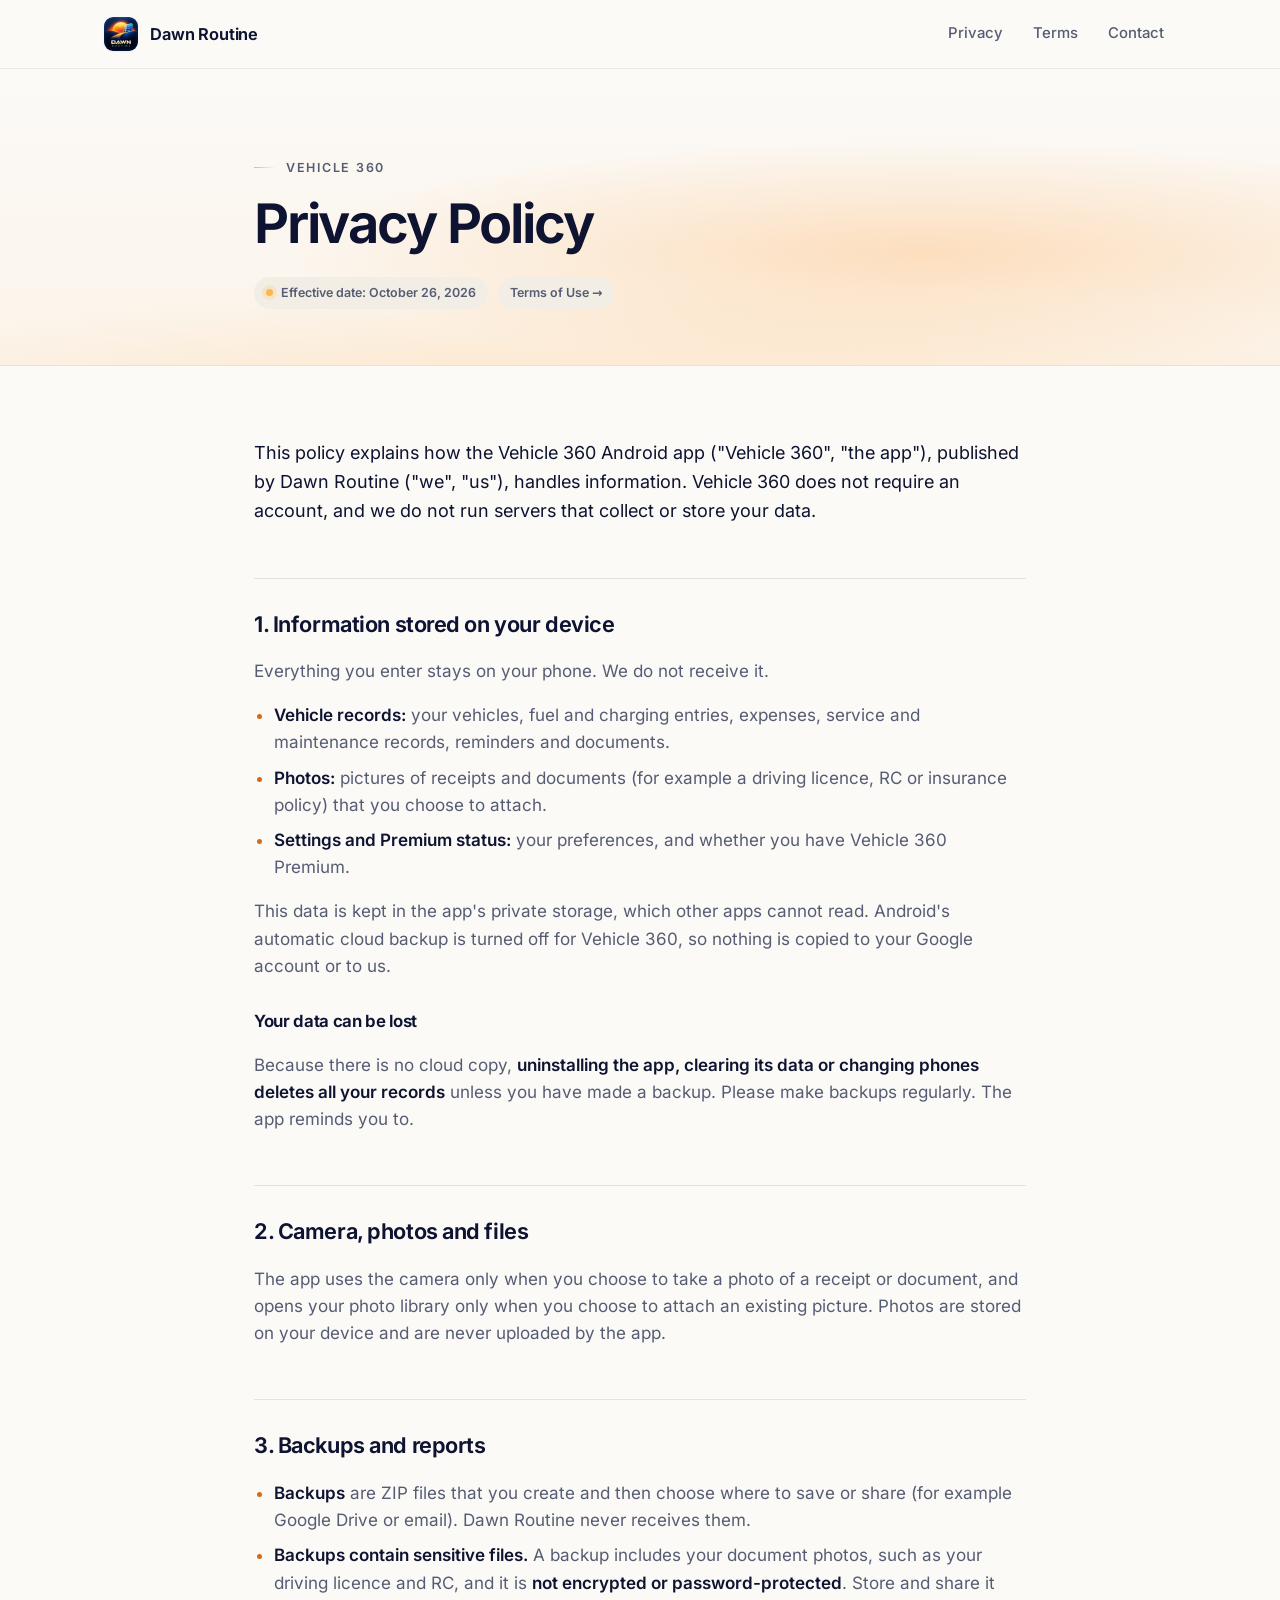
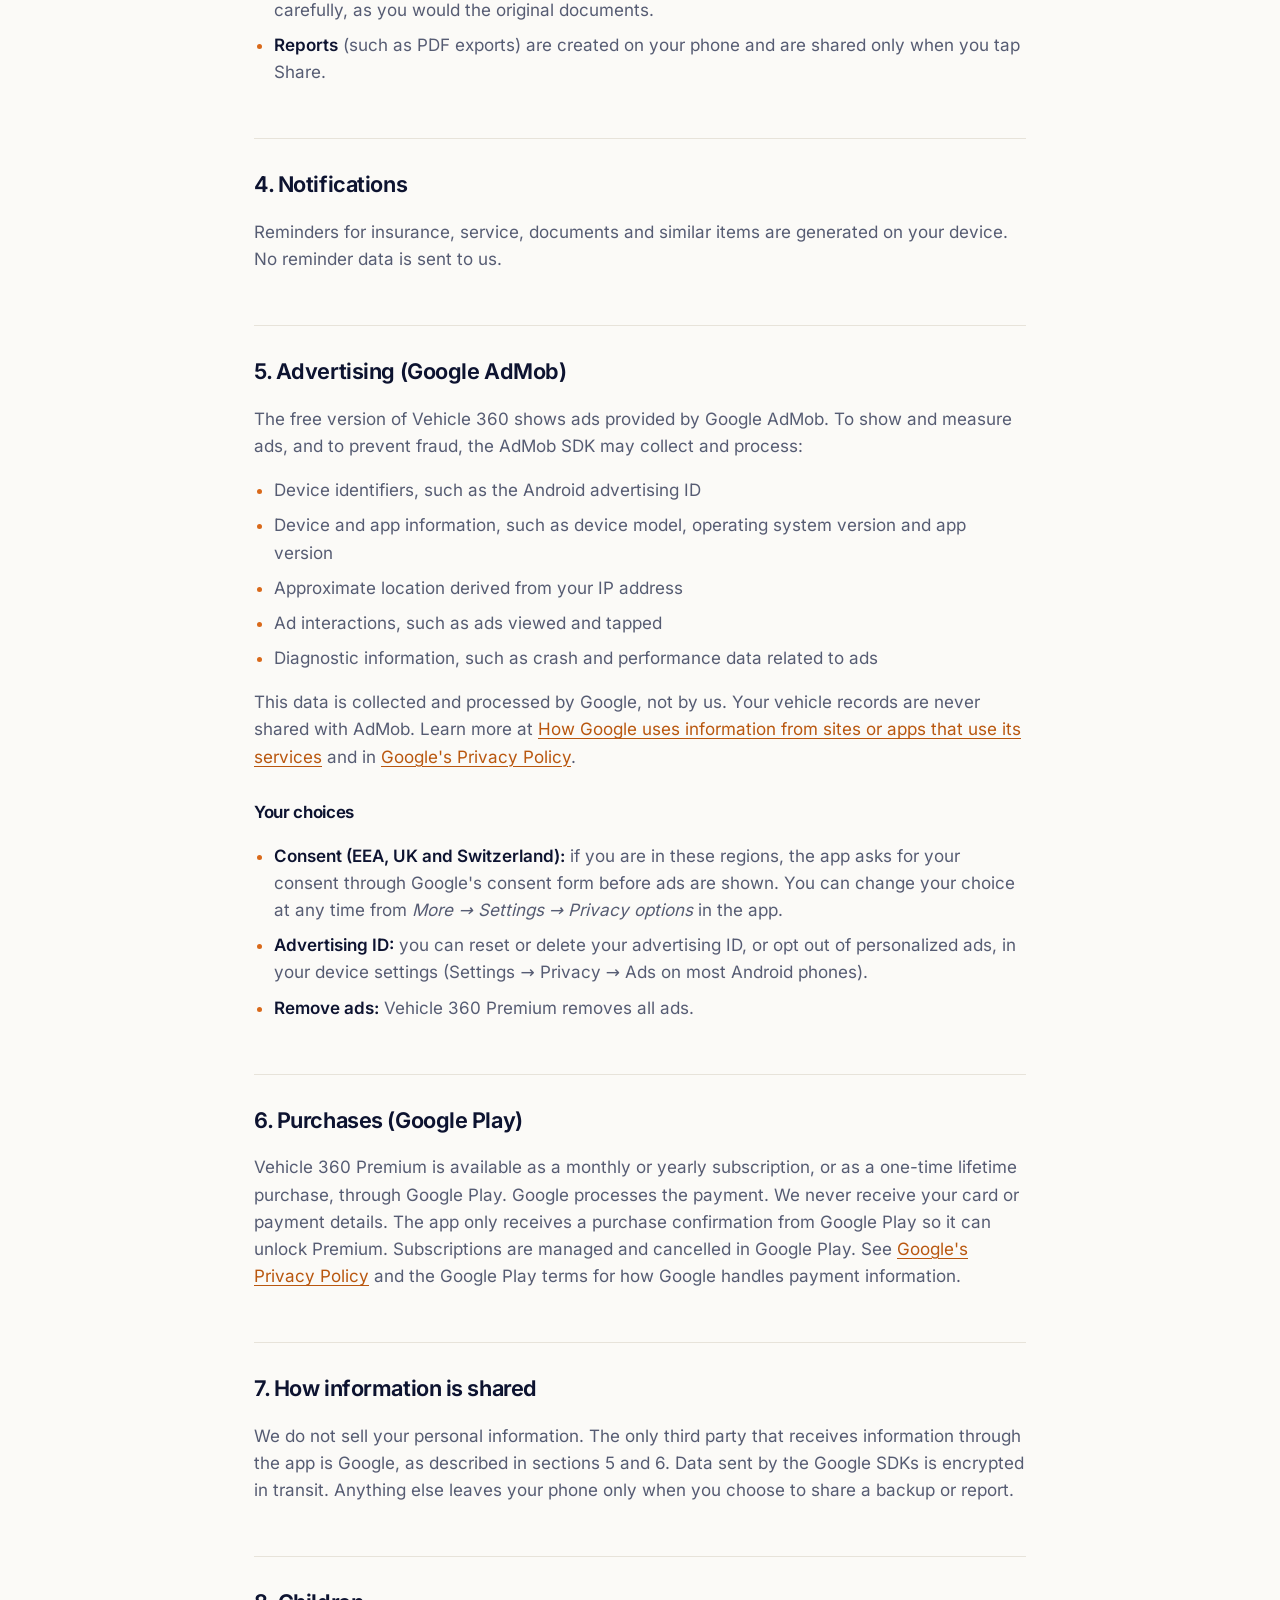
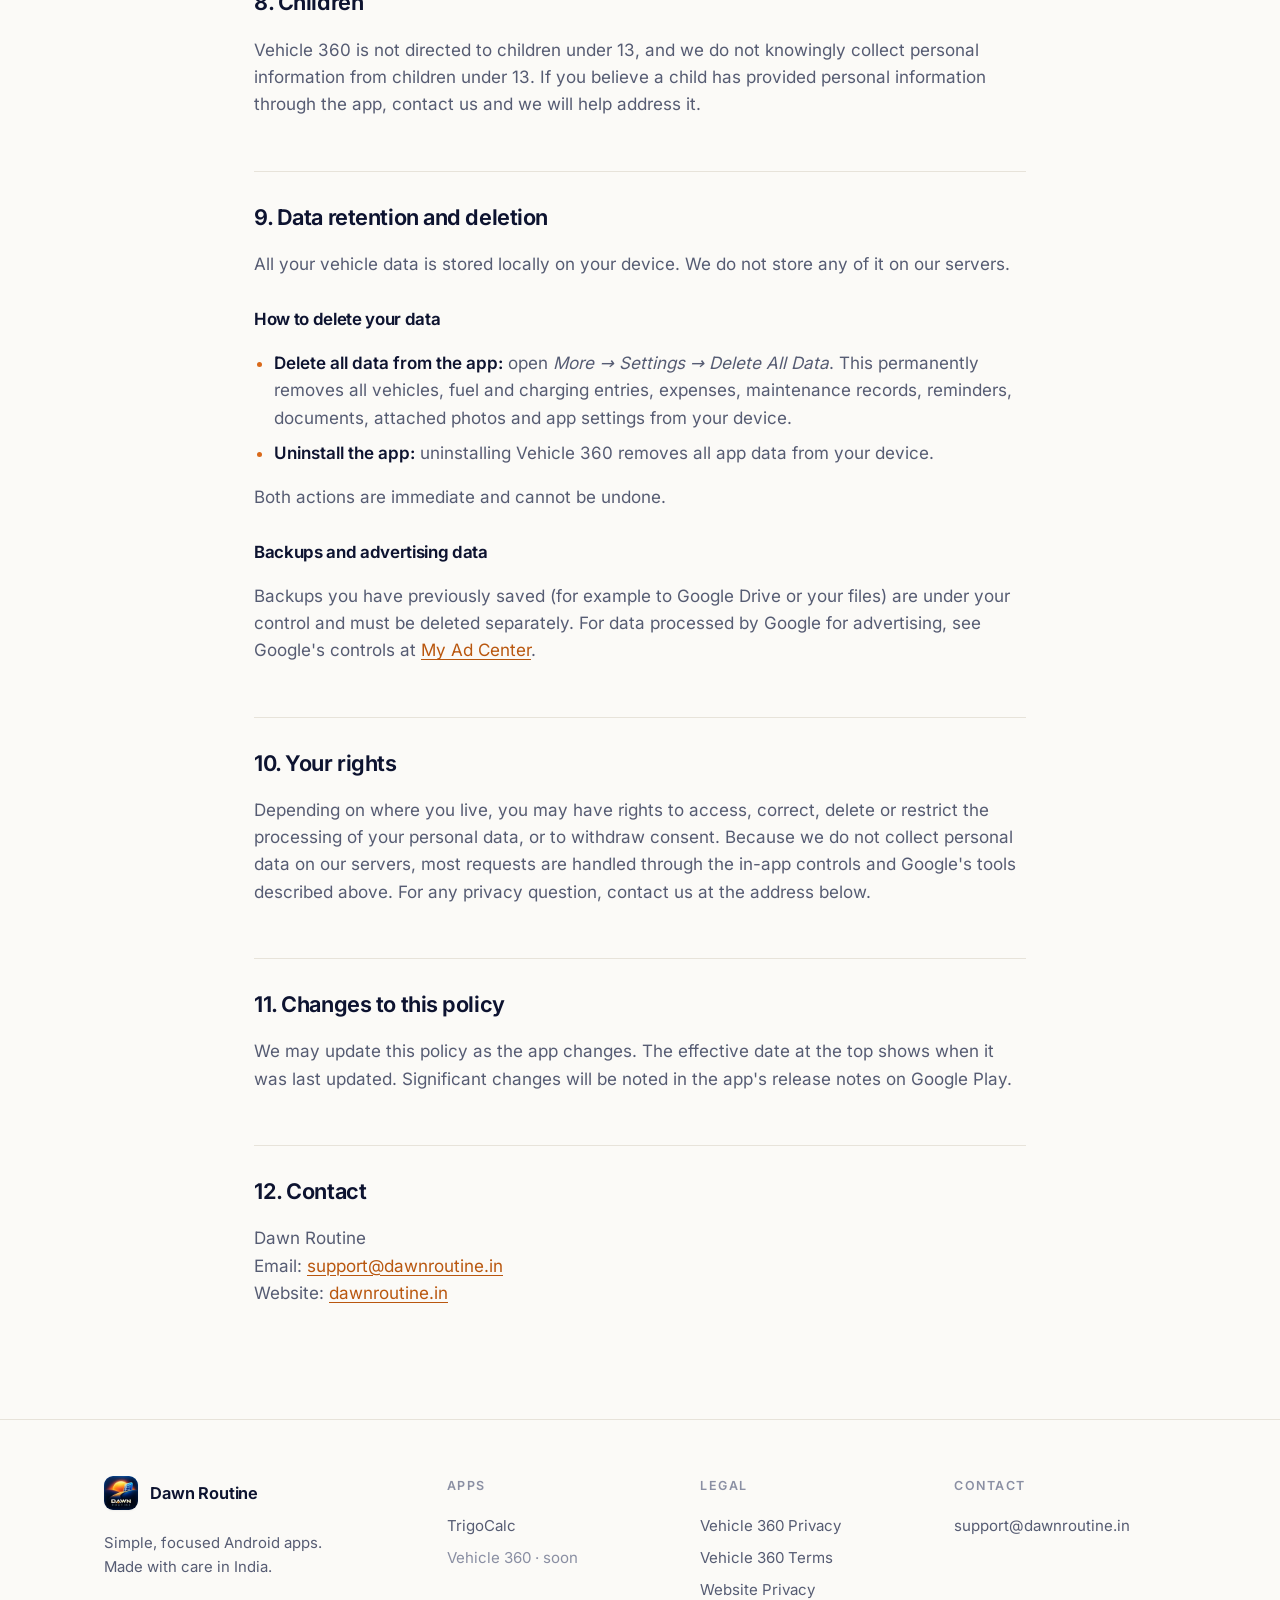
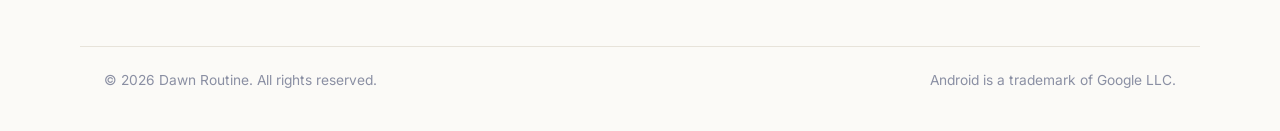
<file: vehicle360/privacy/index.html>
<!doctype html>
<html lang="en">
<head>
  <!-- Google tag (gtag.js) -->
  <script async src="https://www.googletagmanager.com/gtag/js?id=G-B6805CW47S"></script>
  <script>
    window.dataLayer = window.dataLayer || [];
    function gtag(){dataLayer.push(arguments);}
    gtag('js', new Date());

    gtag('config', 'G-B6805CW47S');
  </script>
  <meta charset="utf-8">
  <meta name="viewport" content="width=device-width, initial-scale=1">
  <title>Vehicle 360 Privacy Policy · Dawn Routine</title>
  <meta name="description" content="Privacy policy for the Vehicle 360 Android app by Dawn Routine.">
  <meta name="theme-color" content="#fbfaf7" media="(prefers-color-scheme: light)">
  <meta name="theme-color" content="#070a16" media="(prefers-color-scheme: dark)">
  <link rel="canonical" href="https://dawnroutine.in/vehicle360/privacy/">
  <link rel="icon" href="/favicon.png" type="image/png">
  <link rel="apple-touch-icon" href="/apple-touch-icon.png">
  <link rel="preload" href="/assets/fonts/inter-var.woff2" as="font" type="font/woff2" crossorigin>
  <link rel="stylesheet" href="/styles.css">
</head>
<body>
  <header class="nav">
    <div class="wrap nav-in">
      <a class="brand" href="/"><img src="/assets/brand/logo-96.webp" width="34" height="34" alt=""><span>Dawn Routine</span></a>
      <nav aria-label="Main">
        <a href="/vehicle360/privacy/">Privacy</a>
        <a href="/vehicle360/terms/">Terms</a>
        <a href="/#contact">Contact</a>
      </nav>
    </div>
  </header>

  <main>
    <section class="doc-hero">
      <div class="wrap">
        <p class="eyebrow">Vehicle 360</p>
        <h1>Privacy Policy</h1>
        <div class="meta">
          <span class="pill"><span class="dot"></span>Effective date: October 26, 2026</span>
          <a class="pill" href="/vehicle360/terms/">Terms of Use →</a>
        </div>
      </div>
    </section>

    <article class="doc">
    <p>This policy explains how the Vehicle 360 Android app ("Vehicle 360", "the app"), published by Dawn Routine ("we", "us"), handles information. Vehicle 360 does not require an account, and we do not run servers that collect or store your data.</p>

    <h2>1. Information stored on your device</h2>
    <p>Everything you enter stays on your phone. We do not receive it.</p>
    <ul>
      <li><strong>Vehicle records:</strong> your vehicles, fuel and charging entries, expenses, service and maintenance records, reminders and documents.</li>
      <li><strong>Photos:</strong> pictures of receipts and documents (for example a driving licence, RC or insurance policy) that you choose to attach.</li>
      <li><strong>Settings and Premium status:</strong> your preferences, and whether you have Vehicle 360 Premium.</li>
    </ul>
    <p>This data is kept in the app's private storage, which other apps cannot read. Android's automatic cloud backup is turned off for Vehicle 360, so nothing is copied to your Google account or to us.</p>

    <h3>Your data can be lost</h3>
    <p>Because there is no cloud copy, <strong>uninstalling the app, clearing its data or changing phones deletes all your records</strong> unless you have made a backup. Please make backups regularly. The app reminds you to.</p>

    <h2>2. Camera, photos and files</h2>
    <p>The app uses the camera only when you choose to take a photo of a receipt or document, and opens your photo library only when you choose to attach an existing picture. Photos are stored on your device and are never uploaded by the app.</p>

    <h2>3. Backups and reports</h2>
    <ul>
      <li><strong>Backups</strong> are ZIP files that you create and then choose where to save or share (for example Google Drive or email). Dawn Routine never receives them.</li>
      <li><strong>Backups contain sensitive files.</strong> A backup includes your document photos, such as your driving licence and RC, and it is <strong>not encrypted or password-protected</strong>. Store and share it carefully, as you would the original documents.</li>
      <li><strong>Reports</strong> (such as PDF exports) are created on your phone and are shared only when you tap Share.</li>
    </ul>

    <h2>4. Notifications</h2>
    <p>Reminders for insurance, service, documents and similar items are generated on your device. No reminder data is sent to us.</p>

    <h2>5. Advertising (Google AdMob)</h2>
    <p>The free version of Vehicle 360 shows ads provided by Google AdMob. To show and measure ads, and to prevent fraud, the AdMob SDK may collect and process:</p>
    <ul>
      <li>Device identifiers, such as the Android advertising ID</li>
      <li>Device and app information, such as device model, operating system version and app version</li>
      <li>Approximate location derived from your IP address</li>
      <li>Ad interactions, such as ads viewed and tapped</li>
      <li>Diagnostic information, such as crash and performance data related to ads</li>
    </ul>
    <p>This data is collected and processed by Google, not by us. Your vehicle records are never shared with AdMob. Learn more at <a href="https://policies.google.com/technologies/partner-sites">How Google uses information from sites or apps that use its services</a> and in <a href="https://policies.google.com/privacy">Google's Privacy Policy</a>.</p>

    <h3>Your choices</h3>
    <ul>
      <li><strong>Consent (EEA, UK and Switzerland):</strong> if you are in these regions, the app asks for your consent through Google's consent form before ads are shown. You can change your choice at any time from <em>More → Settings → Privacy options</em> in the app.</li>
      <li><strong>Advertising ID:</strong> you can reset or delete your advertising ID, or opt out of personalized ads, in your device settings (Settings → Privacy → Ads on most Android phones).</li>
      <li><strong>Remove ads:</strong> Vehicle 360 Premium removes all ads.</li>
    </ul>

    <h2>6. Purchases (Google Play)</h2>
    <p>Vehicle 360 Premium is available as a monthly or yearly subscription, or as a one-time lifetime purchase, through Google Play. Google processes the payment. We never receive your card or payment details. The app only receives a purchase confirmation from Google Play so it can unlock Premium. Subscriptions are managed and cancelled in Google Play. See <a href="https://policies.google.com/privacy">Google's Privacy Policy</a> and the Google Play terms for how Google handles payment information.</p>

    <h2>7. How information is shared</h2>
    <p>We do not sell your personal information. The only third party that receives information through the app is Google, as described in sections 5 and 6. Data sent by the Google SDKs is encrypted in transit. Anything else leaves your phone only when you choose to share a backup or report.</p>

    <h2>8. Children</h2>
    <p>Vehicle 360 is not directed to children under 13, and we do not knowingly collect personal information from children under 13. If you believe a child has provided personal information through the app, contact us and we will help address it.</p>

    <h2 id="data-deletion">9. Data retention and deletion</h2>
    <p>All your vehicle data is stored locally on your device. We do not store any of it on our servers.</p>

    <h3>How to delete your data</h3>
    <ul>
      <li><strong>Delete all data from the app:</strong> open <em>More → Settings → Delete All Data</em>. This permanently removes all vehicles, fuel and charging entries, expenses, maintenance records, reminders, documents, attached photos and app settings from your device.</li>
      <li><strong>Uninstall the app:</strong> uninstalling Vehicle 360 removes all app data from your device.</li>
    </ul>
    <p>Both actions are immediate and cannot be undone.</p>

    <h3>Backups and advertising data</h3>
    <p>Backups you have previously saved (for example to Google Drive or your files) are under your control and must be deleted separately. For data processed by Google for advertising, see Google's controls at <a href="https://myadcenter.google.com/">My Ad Center</a>.</p>

    <h2>10. Your rights</h2>
    <p>Depending on where you live, you may have rights to access, correct, delete or restrict the processing of your personal data, or to withdraw consent. Because we do not collect personal data on our servers, most requests are handled through the in-app controls and Google's tools described above. For any privacy question, contact us at the address below.</p>

    <h2>11. Changes to this policy</h2>
    <p>We may update this policy as the app changes. The effective date at the top shows when it was last updated. Significant changes will be noted in the app's release notes on Google Play.</p>

    <h2>12. Contact</h2>
    <p>Dawn Routine<br>
      Email: <a href="mailto:support@dawnroutine.in">support@dawnroutine.in</a><br>
      Website: <a href="https://dawnroutine.in/">dawnroutine.in</a></p>

    </article>
  </main>

  <footer class="foot">
    <div class="wrap foot-in">
      <div class="foot-brand">
        <a class="brand" href="/"><img src="/assets/brand/logo-96.webp" width="34" height="34" alt=""><span>Dawn Routine</span></a>
        <p>Simple, focused Android apps. Made with care in India.</p>
      </div>
      <div class="foot-col">
        <h4>Apps</h4>
        <a href="/trigocalc/">TrigoCalc</a>
        <span>Vehicle 360 · soon</span>
      </div>
      <div class="foot-col">
        <h4>Legal</h4>
        <a href="/vehicle360/privacy/">Vehicle 360 Privacy</a>
        <a href="/vehicle360/terms/">Vehicle 360 Terms</a>
        <a href="/privacy/">Website Privacy</a>
      </div>
      <div class="foot-col">
        <h4>Contact</h4>
        <a href="mailto:support@dawnroutine.in">support@dawnroutine.in</a>
      </div>
    </div>
    <div class="wrap foot-base">
      <span>© 2026 Dawn Routine. All rights reserved.</span>
      <span>Android is a trademark of Google LLC.</span>
    </div>
  </footer>
</body>
</html>
</file>
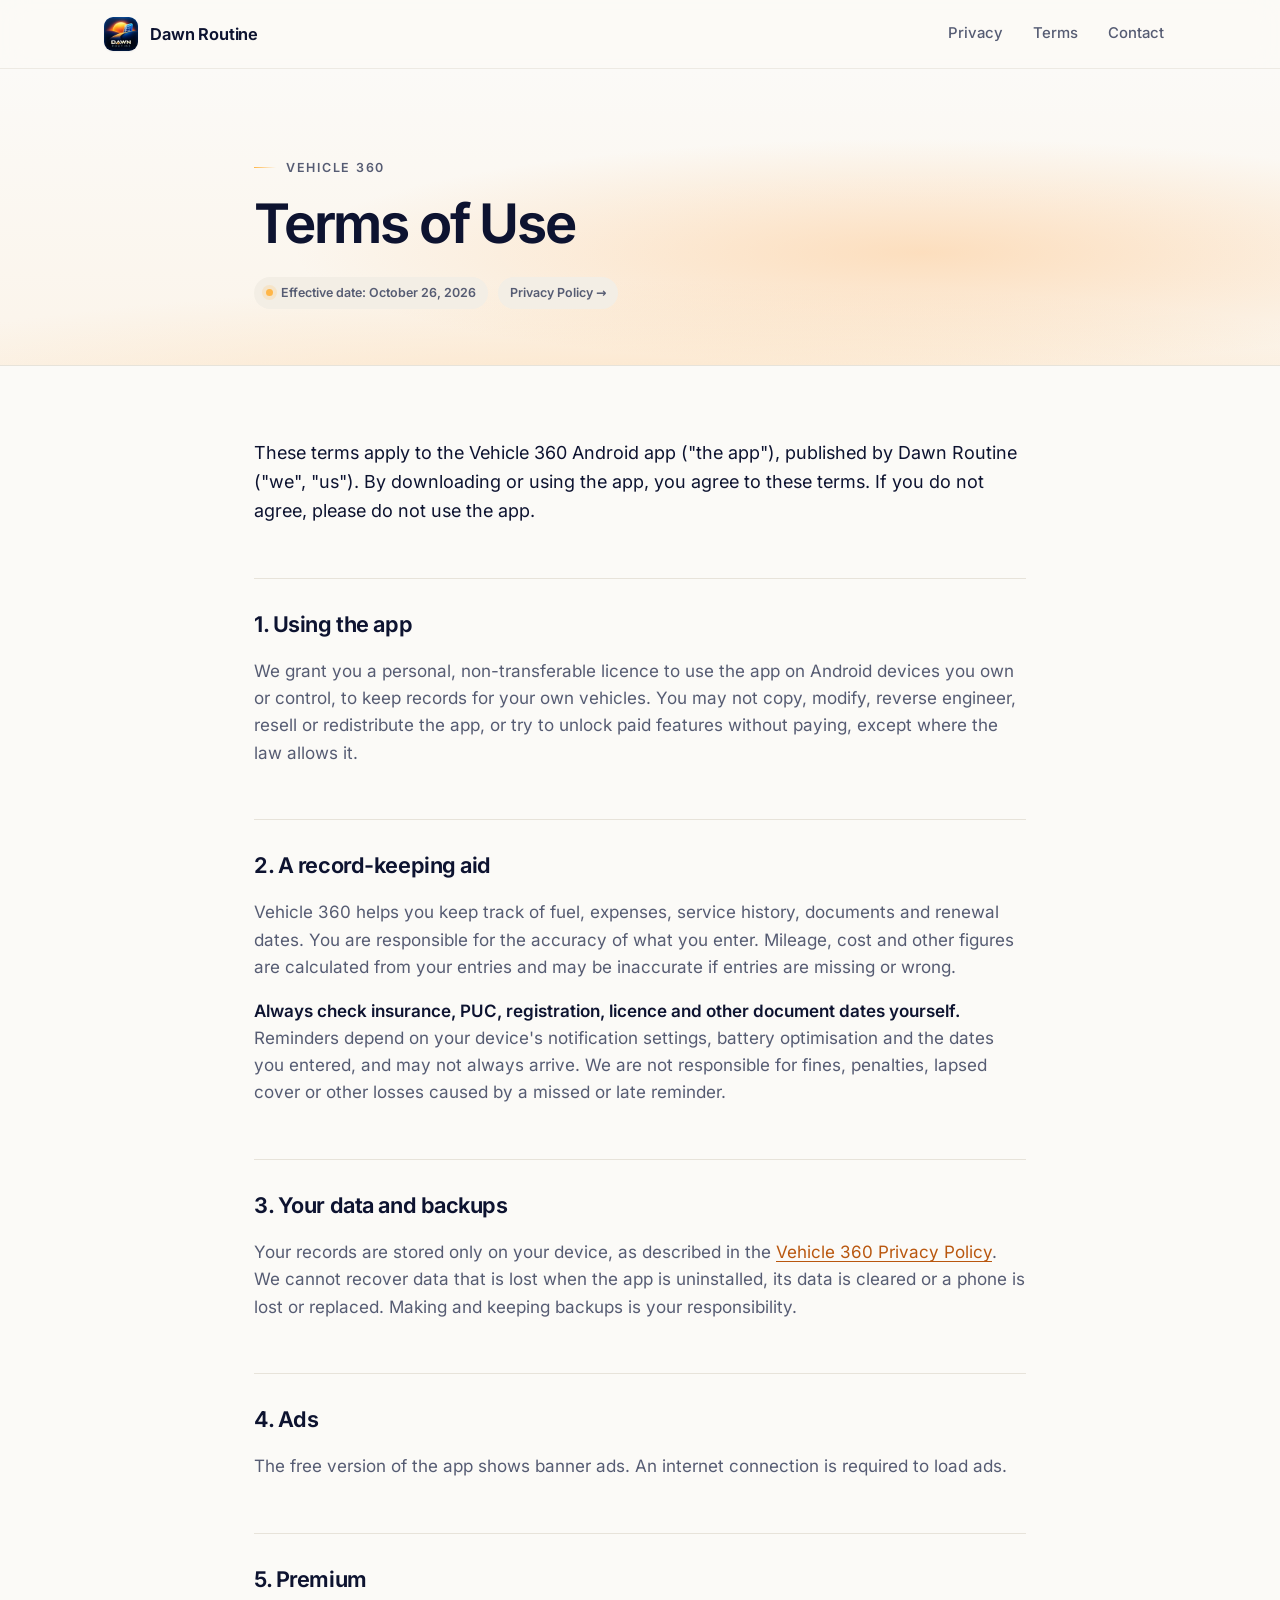
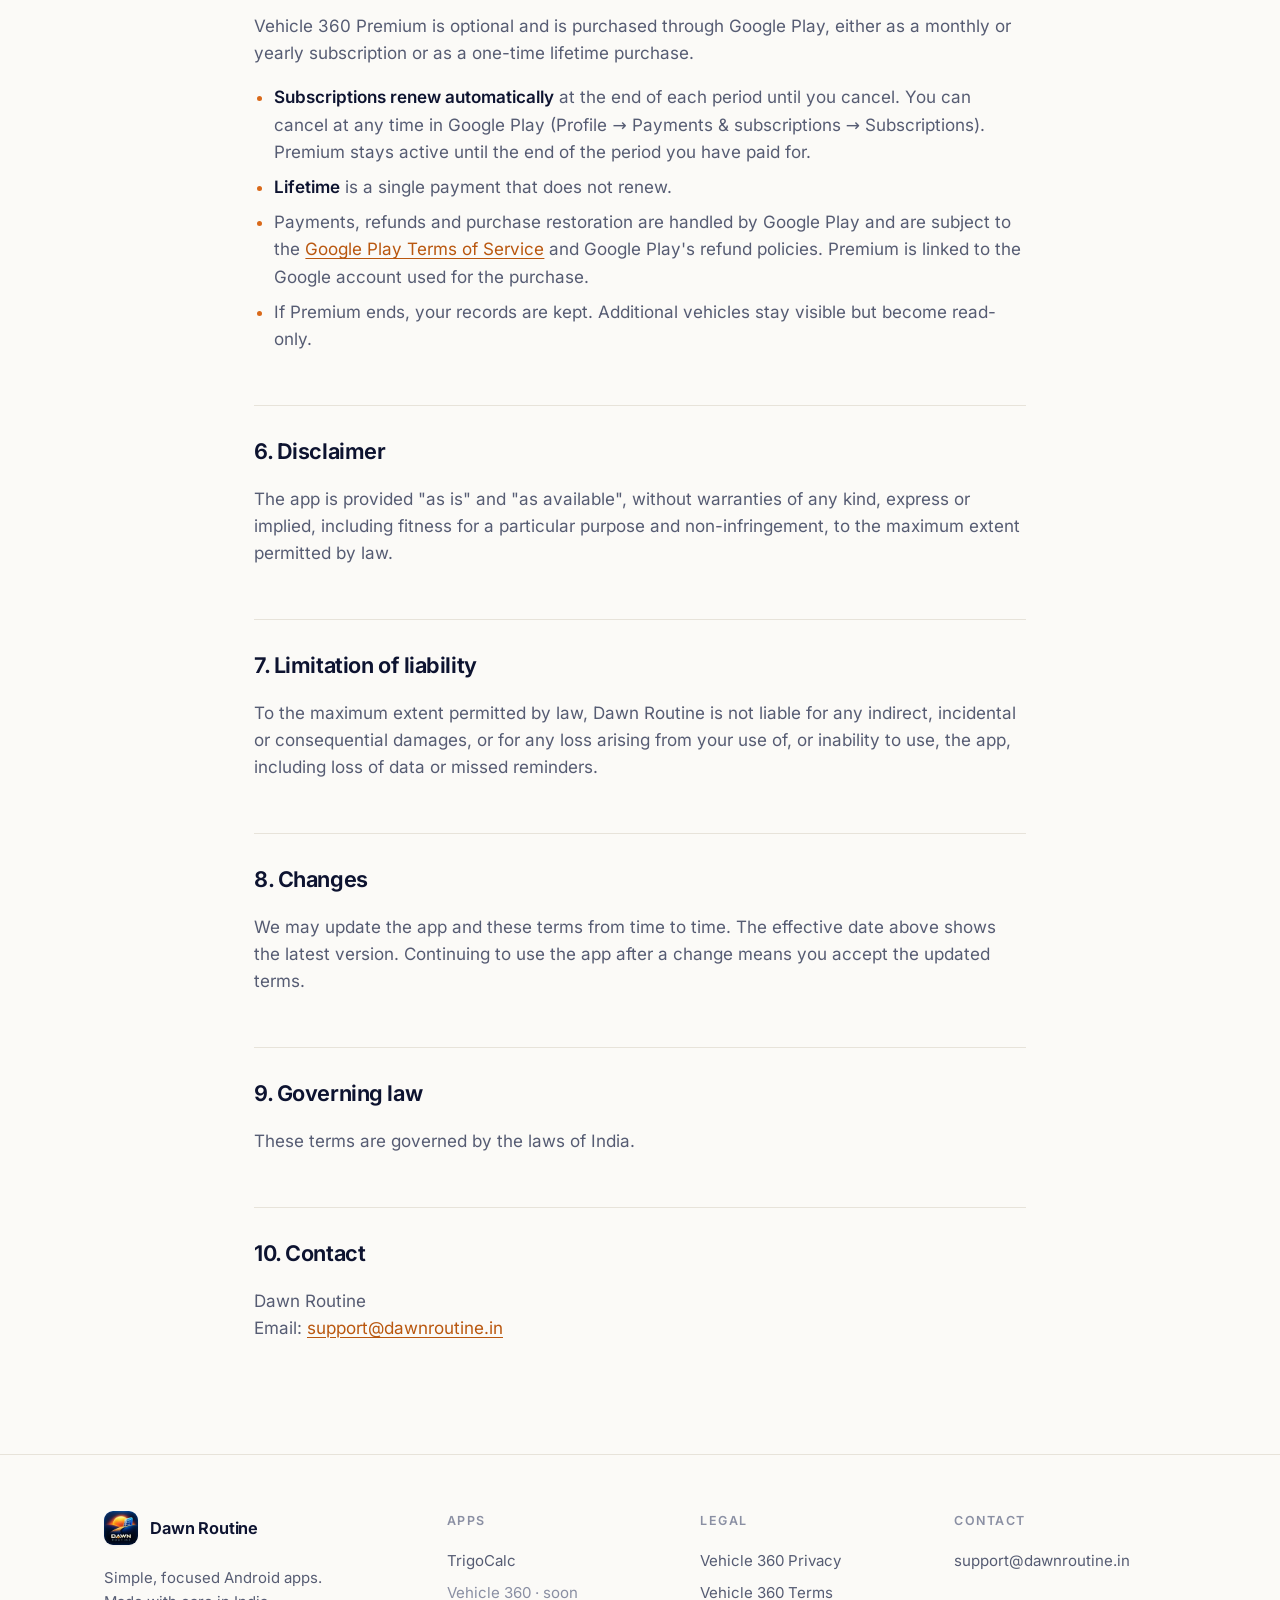
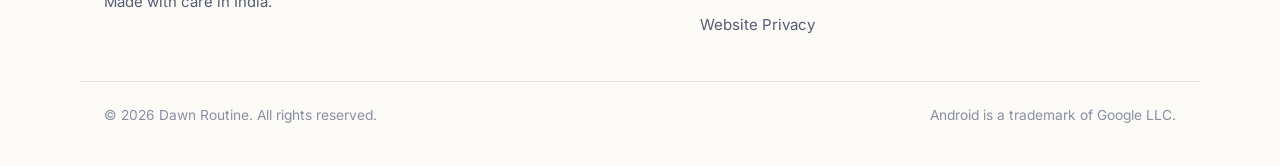
<file: vehicle360/terms/index.html>
<!doctype html>
<html lang="en">
<head>
  <!-- Google tag (gtag.js) -->
  <script async src="https://www.googletagmanager.com/gtag/js?id=G-B6805CW47S"></script>
  <script>
    window.dataLayer = window.dataLayer || [];
    function gtag(){dataLayer.push(arguments);}
    gtag('js', new Date());

    gtag('config', 'G-B6805CW47S');
  </script>
  <meta charset="utf-8">
  <meta name="viewport" content="width=device-width, initial-scale=1">
  <title>Vehicle 360 Terms of Use · Dawn Routine</title>
  <meta name="description" content="Terms of use for the Vehicle 360 Android app by Dawn Routine.">
  <meta name="theme-color" content="#fbfaf7" media="(prefers-color-scheme: light)">
  <meta name="theme-color" content="#070a16" media="(prefers-color-scheme: dark)">
  <link rel="canonical" href="https://dawnroutine.in/vehicle360/terms/">
  <link rel="icon" href="/favicon.png" type="image/png">
  <link rel="apple-touch-icon" href="/apple-touch-icon.png">
  <link rel="preload" href="/assets/fonts/inter-var.woff2" as="font" type="font/woff2" crossorigin>
  <link rel="stylesheet" href="/styles.css">
</head>
<body>
  <header class="nav">
    <div class="wrap nav-in">
      <a class="brand" href="/"><img src="/assets/brand/logo-96.webp" width="34" height="34" alt=""><span>Dawn Routine</span></a>
      <nav aria-label="Main">
        <a href="/vehicle360/privacy/">Privacy</a>
        <a href="/vehicle360/terms/">Terms</a>
        <a href="/#contact">Contact</a>
      </nav>
    </div>
  </header>

  <main>
    <section class="doc-hero">
      <div class="wrap">
        <p class="eyebrow">Vehicle 360</p>
        <h1>Terms of Use</h1>
        <div class="meta">
          <span class="pill"><span class="dot"></span>Effective date: October 26, 2026</span>
          <a class="pill" href="/vehicle360/privacy/">Privacy Policy →</a>
        </div>
      </div>
    </section>

    <article class="doc">
    <p>These terms apply to the Vehicle 360 Android app ("the app"), published by Dawn Routine ("we", "us"). By downloading or using the app, you agree to these terms. If you do not agree, please do not use the app.</p>

    <h2>1. Using the app</h2>
    <p>We grant you a personal, non-transferable licence to use the app on Android devices you own or control, to keep records for your own vehicles. You may not copy, modify, reverse engineer, resell or redistribute the app, or try to unlock paid features without paying, except where the law allows it.</p>

    <h2>2. A record-keeping aid</h2>
    <p>Vehicle 360 helps you keep track of fuel, expenses, service history, documents and renewal dates. You are responsible for the accuracy of what you enter. Mileage, cost and other figures are calculated from your entries and may be inaccurate if entries are missing or wrong.</p>
    <p><strong>Always check insurance, PUC, registration, licence and other document dates yourself.</strong> Reminders depend on your device's notification settings, battery optimisation and the dates you entered, and may not always arrive. We are not responsible for fines, penalties, lapsed cover or other losses caused by a missed or late reminder.</p>

    <h2>3. Your data and backups</h2>
    <p>Your records are stored only on your device, as described in the <a href="/vehicle360/privacy/">Vehicle 360 Privacy Policy</a>. We cannot recover data that is lost when the app is uninstalled, its data is cleared or a phone is lost or replaced. Making and keeping backups is your responsibility.</p>

    <h2>4. Ads</h2>
    <p>The free version of the app shows banner ads. An internet connection is required to load ads.</p>

    <h2>5. Premium</h2>
    <p>Vehicle 360 Premium is optional and is purchased through Google Play, either as a monthly or yearly subscription or as a one-time lifetime purchase.</p>
    <ul>
      <li><strong>Subscriptions renew automatically</strong> at the end of each period until you cancel. You can cancel at any time in Google Play (Profile → Payments &amp; subscriptions → Subscriptions). Premium stays active until the end of the period you have paid for.</li>
      <li><strong>Lifetime</strong> is a single payment that does not renew.</li>
      <li>Payments, refunds and purchase restoration are handled by Google Play and are subject to the <a href="https://play.google.com/about/play-terms/">Google Play Terms of Service</a> and Google Play's refund policies. Premium is linked to the Google account used for the purchase.</li>
      <li>If Premium ends, your records are kept. Additional vehicles stay visible but become read-only.</li>
    </ul>

    <h2>6. Disclaimer</h2>
    <p>The app is provided "as is" and "as available", without warranties of any kind, express or implied, including fitness for a particular purpose and non-infringement, to the maximum extent permitted by law.</p>

    <h2>7. Limitation of liability</h2>
    <p>To the maximum extent permitted by law, Dawn Routine is not liable for any indirect, incidental or consequential damages, or for any loss arising from your use of, or inability to use, the app, including loss of data or missed reminders.</p>

    <h2>8. Changes</h2>
    <p>We may update the app and these terms from time to time. The effective date above shows the latest version. Continuing to use the app after a change means you accept the updated terms.</p>

    <h2>9. Governing law</h2>
    <p>These terms are governed by the laws of India.</p>

    <h2>10. Contact</h2>
    <p>Dawn Routine<br>
      Email: <a href="mailto:support@dawnroutine.in">support@dawnroutine.in</a></p>

    </article>
  </main>

  <footer class="foot">
    <div class="wrap foot-in">
      <div class="foot-brand">
        <a class="brand" href="/"><img src="/assets/brand/logo-96.webp" width="34" height="34" alt=""><span>Dawn Routine</span></a>
        <p>Simple, focused Android apps. Made with care in India.</p>
      </div>
      <div class="foot-col">
        <h4>Apps</h4>
        <a href="/trigocalc/">TrigoCalc</a>
        <span>Vehicle 360 · soon</span>
      </div>
      <div class="foot-col">
        <h4>Legal</h4>
        <a href="/vehicle360/privacy/">Vehicle 360 Privacy</a>
        <a href="/vehicle360/terms/">Vehicle 360 Terms</a>
        <a href="/privacy/">Website Privacy</a>
      </div>
      <div class="foot-col">
        <h4>Contact</h4>
        <a href="mailto:support@dawnroutine.in">support@dawnroutine.in</a>
      </div>
    </div>
    <div class="wrap foot-base">
      <span>© 2026 Dawn Routine. All rights reserved.</span>
      <span>Android is a trademark of Google LLC.</span>
    </div>
  </footer>
</body>
</html>
</file>
<file: styles.css>
/* Dawn Routine — shared styles
   Light and dark follow the visitor's system setting. Fonts are self-hosted (no third-party requests). */

@font-face {
  font-family: "Inter";
  src: url("/assets/fonts/inter-var.woff2") format("woff2");
  font-weight: 100 900;
  font-display: swap;
}
@font-face {
  font-family: "Instrument Serif";
  src: url("/assets/fonts/instrument-serif.woff2") format("woff2");
  font-weight: 400;
  font-display: swap;
}
@font-face {
  font-family: "Instrument Serif";
  src: url("/assets/fonts/instrument-serif-italic.woff2") format("woff2");
  font-weight: 400;
  font-style: italic;
  font-display: swap;
}

:root {
  --bg: #fbfaf7;
  --bg-soft: #f4f1ea;
  --surface: #ffffff;
  --ink: #0d1330;
  --muted: #565c73;
  --faint: #8a8fa3;
  --line: #e7e3da;
  --accent: #b9570f;          /* links and small text accents */
  --display: #d9691a;         /* serif highlight words */
  --sun: #ffb648;
  --glow: rgba(255, 150, 60, 0.30);
  --chip: #f3eee5;
  --feature-ico: #1f8fe0;
  --shadow-sm: 0 1px 2px rgba(13, 19, 48, 0.05);
  --shadow: 0 1px 2px rgba(13, 19, 48, 0.04), 0 18px 40px -18px rgba(13, 19, 48, 0.18);
  --radius: 22px;
  --wrap: 1120px;
  --hero-bg:
    radial-gradient(70% 55% at 72% 62%, rgba(255, 183, 110, 0.38), transparent 70%),
    radial-gradient(120% 80% at 50% 120%, #fde2c2 0%, rgba(253, 226, 194, 0) 60%),
    linear-gradient(180deg, #fbfaf7 0%, #fbf4ea 100%);
  color-scheme: light;
}

@media (prefers-color-scheme: dark) {
  :root {
    --bg: #070a16;
    --bg-soft: #0a0f20;
    --surface: #0f1529;
    --ink: #eef0f8;
    --muted: #a3aac1;
    --faint: #6f7792;
    --line: #1b2340;
    --accent: #ffb35c;
    --display: #ffb35c;
    --glow: rgba(255, 140, 40, 0.28);
    --chip: #151c35;
    --feature-ico: #5fd7ff;
    --shadow-sm: 0 1px 2px rgba(0, 0, 0, 0.4);
    --shadow: 0 1px 2px rgba(0, 0, 0, 0.3), 0 24px 48px -20px rgba(0, 0, 0, 0.7);
    --hero-bg:
      radial-gradient(60% 50% at 72% 60%, rgba(255, 140, 40, 0.20), transparent 70%),
      radial-gradient(110% 70% at 50% 125%, rgba(255, 130, 40, 0.30) 0%, rgba(255, 130, 40, 0) 60%),
      linear-gradient(180deg, #060914 0%, #0a1029 100%);
    color-scheme: dark;
  }
}

/* ---------- Base ---------- */

*, *::before, *::after { box-sizing: border-box; }

html { scroll-behavior: smooth; scroll-padding-top: 84px; }

body {
  margin: 0;
  background: var(--bg);
  color: var(--ink);
  font-family: "Inter", system-ui, -apple-system, "Segoe UI", Roboto, sans-serif;
  font-size: 17px;
  line-height: 1.6;
  -webkit-font-smoothing: antialiased;
  text-rendering: optimizeLegibility;
}

img { max-width: 100%; display: block; }

a { color: var(--accent); text-underline-offset: 3px; text-decoration-thickness: 1px; }

h1, h2, h3, h4 { color: var(--ink); margin: 0; letter-spacing: -0.02em; }

h1 em, h2 em {
  font-family: "Instrument Serif", Georgia, serif;
  font-style: italic;
  font-weight: 400;
  letter-spacing: -0.01em;
  color: var(--display);
}

.wrap { max-width: var(--wrap); margin: 0 auto; padding: 0 24px; }

.eyebrow {
  display: inline-flex;
  align-items: center;
  gap: 10px;
  margin: 0 0 18px;
  font-size: 0.78rem;
  font-weight: 600;
  letter-spacing: 0.14em;
  text-transform: uppercase;
  color: var(--muted);
}
.eyebrow::before {
  content: "";
  width: 22px;
  height: 1px;
  background: linear-gradient(90deg, var(--sun), transparent);
}

.lede { font-size: 1.15rem; color: var(--muted); max-width: 560px; margin: 22px 0 0; }

/* ---------- Header ---------- */

.nav {
  position: sticky;
  top: 0;
  z-index: 50;
  background: color-mix(in srgb, var(--bg) 78%, transparent);
  backdrop-filter: saturate(160%) blur(14px);
  -webkit-backdrop-filter: saturate(160%) blur(14px);
  border-bottom: 1px solid color-mix(in srgb, var(--line) 70%, transparent);
}
.nav-in { display: flex; align-items: center; justify-content: space-between; height: 68px; }

.brand {
  display: inline-flex;
  align-items: center;
  gap: 12px;
  color: var(--ink);
  text-decoration: none;
  font-weight: 650;
  font-size: 1.02rem;
  letter-spacing: -0.01em;
}
.brand img { width: 34px; height: 34px; border-radius: 9px; box-shadow: var(--shadow-sm); }

.nav nav { display: flex; gap: 6px; }
.nav nav a {
  color: var(--muted);
  text-decoration: none;
  font-size: 0.93rem;
  font-weight: 500;
  padding: 8px 12px;
  border-radius: 999px;
  transition: color .2s, background .2s;
}
.nav nav a:hover { color: var(--ink); background: var(--chip); }

/* ---------- Buttons & chips ---------- */

.actions { display: flex; flex-wrap: wrap; gap: 12px; margin-top: 34px; }

.btn {
  display: inline-flex;
  align-items: center;
  gap: 10px;
  min-height: 50px;
  padding: 0 24px;
  border-radius: 999px;
  font-size: 0.97rem;
  font-weight: 600;
  text-decoration: none;
  transition: transform .2s, box-shadow .2s, background .2s, border-color .2s;
}
.btn:hover { transform: translateY(-1px); }
.btn.primary { background: var(--ink); color: var(--bg); box-shadow: var(--shadow); }
.btn.ghost { color: var(--ink); border: 1px solid var(--line); background: color-mix(in srgb, var(--surface) 60%, transparent); }
.btn.ghost:hover { border-color: var(--faint); }
.btn svg { width: 18px; height: 18px; flex: none; }

.pill {
  display: inline-flex;
  align-items: center;
  gap: 8px;
  padding: 6px 12px;
  border-radius: 999px;
  font-size: 0.78rem;
  font-weight: 600;
  background: var(--chip);
  color: var(--muted);
  white-space: nowrap;
}
.pill .dot { width: 7px; height: 7px; border-radius: 50%; background: var(--sun); box-shadow: 0 0 0 4px rgba(255, 182, 72, 0.18); }
.pill.live .dot { background: #22c55e; box-shadow: 0 0 0 4px rgba(34, 197, 94, 0.18); }

/* ---------- Home hero ---------- */

.hero {
  position: relative;
  overflow: hidden;
  background: var(--hero-bg);
  border-bottom: 1px solid var(--line);
}
.hero-in {
  display: grid;
  grid-template-columns: 1.15fr 0.85fr;
  align-items: center;
  gap: 48px;
  padding: 104px 24px 120px;
}
.hero h1 {
  font-size: clamp(2.7rem, 6.2vw, 4.7rem);
  line-height: 1.02;
  letter-spacing: -0.04em;
  font-weight: 650;
}
.hero h1 em { letter-spacing: -0.02em; }

.hero-art { position: relative; display: grid; place-items: center; }
.hero-art::before {
  content: "";
  position: absolute;
  width: 115%;
  aspect-ratio: 1;
  border-radius: 50%;
  background: radial-gradient(circle, var(--glow), transparent 62%);
  filter: blur(10px);
}
.hero-logo {
  position: relative;
  width: min(340px, 72vw);
  height: auto;
  border-radius: 24%;
  box-shadow: 0 40px 80px -30px rgba(10, 20, 60, 0.55), 0 0 0 1px rgba(255, 255, 255, 0.06);
  animation: rise 1.1s cubic-bezier(.2, .7, .2, 1) both;
}

.horizon {
  position: absolute;
  left: -10%;
  right: -10%;
  bottom: -1px;
  height: 120px;
  background: radial-gradient(60% 100% at 50% 100%, color-mix(in srgb, var(--sun) 35%, transparent), transparent 70%);
  pointer-events: none;
  opacity: .6;
}

@keyframes rise {
  from { opacity: 0; transform: translateY(24px) scale(.97); }
  to { opacity: 1; transform: none; }
}
.fade-up { animation: rise .9s cubic-bezier(.2, .7, .2, 1) both; }
.fade-up.d1 { animation-delay: .08s; }
.fade-up.d2 { animation-delay: .16s; }
.fade-up.d3 { animation-delay: .24s; }

@media (prefers-reduced-motion: reduce) {
  *, *::before, *::after { animation: none !important; transition: none !important; scroll-behavior: auto !important; }
}

/* ---------- Sections ---------- */

.section { padding: 112px 0; }
.section.soft { background: var(--bg-soft); border-top: 1px solid var(--line); border-bottom: 1px solid var(--line); }
.section-head { max-width: 760px; margin-bottom: 56px; }
.section-head p { max-width: 620px; }
.section-head h2 { font-size: clamp(2rem, 4vw, 3rem); line-height: 1.08; letter-spacing: -0.035em; font-weight: 650; }
.section-head p { color: var(--muted); font-size: 1.08rem; margin: 18px 0 0; }

/* ---------- App cards ---------- */

.apps { display: grid; grid-template-columns: 1fr 1fr; gap: 24px; }

.app-card {
  position: relative;
  display: flex;
  flex-direction: column;
  padding: 36px;
  background: var(--surface);
  border: 1px solid var(--line);
  border-radius: var(--radius);
  box-shadow: var(--shadow);
  overflow: hidden;
  transition: transform .3s, box-shadow .3s;
}
a.app-card { color: inherit; text-decoration: none; }
a.app-card:hover { transform: translateY(-3px); }
.app-card::after {
  content: "";
  position: absolute;
  inset: 0 0 auto 0;
  height: 1px;
  background: linear-gradient(90deg, transparent, var(--card-tint, var(--sun)), transparent);
  opacity: .8;
}
.app-card .top { display: flex; align-items: flex-start; justify-content: space-between; gap: 16px; }
.app-icon { width: 76px; height: 76px; border-radius: 22%; box-shadow: 0 14px 28px -14px rgba(10, 30, 90, 0.6); }
.app-card h3 { font-size: 1.6rem; letter-spacing: -0.03em; margin-top: 28px; font-weight: 650; }
.app-card .tagline { margin: 6px 0 0; color: var(--display); font-family: "Instrument Serif", Georgia, serif; font-style: italic; font-size: 1.3rem; }
.app-card .desc { color: var(--muted); margin: 16px 0 0; }
.app-card .more {
  margin-top: auto;
  padding-top: 28px;
  display: inline-flex;
  align-items: center;
  gap: 8px;
  font-weight: 600;
  font-size: 0.95rem;
  color: var(--ink);
}
.app-card .more svg { width: 16px; height: 16px; transition: transform .25s; }
a.app-card:hover .more svg { transform: translateX(4px); }
.app-card .more.quiet { color: var(--faint); font-weight: 500; }
.app-card.trigo { --card-tint: #2fb8ff; }
.app-card.vehicle { --card-tint: #3a7bff; }

/* ---------- Principles ---------- */

.principles { display: grid; grid-template-columns: repeat(3, 1fr); gap: 20px; }
.principle {
  padding: 32px;
  border-radius: var(--radius);
  background: var(--surface);
  border: 1px solid var(--line);
}
.principle .ico {
  width: 46px;
  height: 46px;
  display: grid;
  place-items: center;
  border-radius: 14px;
  background: linear-gradient(160deg, color-mix(in srgb, var(--sun) 28%, transparent), color-mix(in srgb, var(--sun) 6%, transparent));
  color: var(--display);
}
.principle .ico svg { width: 22px; height: 22px; }
.principle h3 { font-size: 1.15rem; margin-top: 22px; font-weight: 650; }
.principle p { color: var(--muted); margin: 8px 0 0; font-size: 0.98rem; }

/* ---------- Contact ---------- */

.contact {
  position: relative;
  overflow: hidden;
  display: grid;
  grid-template-columns: 1.3fr auto;
  align-items: center;
  gap: 32px;
  padding: 56px;
  border-radius: 28px;
  background:
    radial-gradient(70% 120% at 100% 100%, rgba(255, 140, 40, 0.35), transparent 60%),
    linear-gradient(140deg, #0a1233 0%, #0b1a44 55%, #142259 100%);
  color: #eef0f8;
  box-shadow: var(--shadow);
}
.contact h2 { color: #fff; font-size: clamp(1.8rem, 3.6vw, 2.6rem); letter-spacing: -0.035em; line-height: 1.1; font-weight: 650; }
.contact h2 em { color: #ffc177; }
.contact p { color: #b9c0d9; margin: 14px 0 0; max-width: 520px; }
.contact .btn.primary { background: #fff; color: #0b1a44; }

/* ---------- Footer ---------- */

.foot { border-top: 1px solid var(--line); margin-top: 112px; }
.foot-in { display: grid; grid-template-columns: 1.4fr repeat(3, 1fr); gap: 32px; padding: 56px 24px 40px; }
.foot-brand p { color: var(--muted); font-size: 0.93rem; margin: 14px 0 0; max-width: 260px; }
.foot h4 { font-size: 0.78rem; letter-spacing: 0.12em; text-transform: uppercase; color: var(--faint); font-weight: 600; margin-bottom: 14px; }
.foot-col a, .foot-col span { display: block; color: var(--muted); text-decoration: none; font-size: 0.94rem; padding: 4px 0; }
.foot-col a:hover { color: var(--ink); }
.foot-col span { color: var(--faint); }
.foot-base { display: flex; justify-content: space-between; gap: 16px; padding: 22px 24px 40px; border-top: 1px solid var(--line); color: var(--faint); font-size: 0.86rem; }

/* ---------- Product page (TrigoCalc) ---------- */

.product-hero {
  position: relative;
  overflow: hidden;
  color: #eef3ff;
  background:
    radial-gradient(55% 60% at 78% 45%, rgba(0, 170, 255, 0.28), transparent 70%),
    radial-gradient(80% 60% at 20% 110%, rgba(40, 90, 255, 0.30), transparent 70%),
    linear-gradient(170deg, #040a1f 0%, #071434 55%, #0a1c4a 100%);
}
.product-hero::before {
  /* faint geometric grid, a nod to trigonometry */
  content: "";
  position: absolute;
  inset: 0;
  background-image:
    linear-gradient(rgba(120, 170, 255, 0.07) 1px, transparent 1px),
    linear-gradient(90deg, rgba(120, 170, 255, 0.07) 1px, transparent 1px);
  background-size: 56px 56px;
  mask-image: radial-gradient(70% 70% at 60% 40%, #000, transparent 75%);
  -webkit-mask-image: radial-gradient(70% 70% at 60% 40%, #000, transparent 75%);
}
.product-in {
  position: relative;
  display: grid;
  grid-template-columns: 1fr 1fr;
  align-items: center;
  gap: 40px;
  padding: 88px 24px 0;
}
.product-copy { padding-bottom: 96px; }
.product-copy .app-icon { width: 88px; height: 88px; }
.product-hero .eyebrow { color: #8fb4ff; margin-top: 28px; }
.product-hero .eyebrow::before { background: linear-gradient(90deg, #38d0ff, transparent); }
.product-hero h1 { color: #fff; font-size: clamp(2.8rem, 6vw, 4.6rem); line-height: 1; letter-spacing: -0.045em; font-weight: 700; }
.product-hero h1 em { color: #5fd7ff; }
.product-hero .lede { color: #b4c3e6; }
.product-hero .btn.primary { background: #fff; color: #071434; }
.product-hero .btn.ghost { color: #eef3ff; border-color: rgba(160, 190, 255, 0.28); background: rgba(255, 255, 255, 0.04); }
.product-hero .btn.ghost:hover { border-color: rgba(160, 190, 255, 0.6); }
.btn.soon { cursor: default; }
.btn.soon:hover { transform: none; }

.product-meta { display: flex; flex-wrap: wrap; gap: 22px; margin-top: 36px; color: #8ea0c8; font-size: 0.9rem; }
.product-meta span { display: inline-flex; align-items: center; gap: 8px; }
.product-meta svg { width: 16px; height: 16px; color: #5fd7ff; }

.phones { position: relative; display: flex; justify-content: center; align-items: flex-end; min-height: 560px; }
.phone {
  width: 290px;
  padding: 9px;
  border-radius: 40px;
  background: linear-gradient(160deg, #2a3350, #0b0f1d 40%);
  box-shadow: 0 50px 90px -40px rgba(0, 0, 0, 0.9), 0 0 0 1px rgba(255, 255, 255, 0.08) inset;
}
.phone img { width: 100%; height: auto; border-radius: 32px; aspect-ratio: 720 / 1248; object-fit: cover; background: #0e0e16; }
.phones .phone.front { position: relative; z-index: 2; margin-left: -110px; transform: translateY(40px); }
.phones .phone.back { position: relative; z-index: 1; transform: translateY(-30px) rotate(-5deg) scale(.9); }

/* Screens gallery */
.gallery { display: grid; grid-template-columns: repeat(5, 1fr); gap: 22px; }
.gallery figure { margin: 0; }
.gallery .phone { width: 100%; padding: 7px; border-radius: 32px; box-shadow: var(--shadow); }
.gallery .phone img { border-radius: 26px; }
.gallery figcaption { margin-top: 16px; text-align: center; font-size: 0.92rem; color: var(--muted); }
.gallery figcaption strong { display: block; color: var(--ink); font-weight: 600; font-size: 0.98rem; }

/* Feature grid */
.features { display: grid; grid-template-columns: repeat(4, 1fr); gap: 1px; background: var(--line); border: 1px solid var(--line); border-radius: var(--radius); overflow: hidden; }
.feature { background: var(--surface); padding: 30px 28px 32px; }
.feature .ico {
  width: 40px; height: 40px; display: grid; place-items: center; border-radius: 12px;
  background: linear-gradient(160deg, rgba(47, 184, 255, 0.22), rgba(58, 123, 255, 0.08));
  color: var(--feature-ico);
}
.feature .ico svg { width: 20px; height: 20px; }
.feature h3 { font-size: 1.02rem; margin-top: 20px; font-weight: 650; letter-spacing: -0.01em; }
.feature p { margin: 8px 0 0; color: var(--muted); font-size: 0.93rem; line-height: 1.55; }

.support-strip {
  display: flex;
  align-items: center;
  justify-content: space-between;
  gap: 24px;
  flex-wrap: wrap;
  padding: 32px 36px;
  border: 1px solid var(--line);
  border-radius: var(--radius);
  background: var(--surface);
}
.support-strip h3 { font-size: 1.25rem; font-weight: 650; }
.support-strip p { margin: 6px 0 0; color: var(--muted); }
.support-strip .links { display: flex; gap: 10px; flex-wrap: wrap; }

/* ---------- Legal documents ---------- */

.doc-hero { background: var(--hero-bg); border-bottom: 1px solid var(--line); }
.doc-hero .wrap { max-width: 820px; padding-top: 80px; padding-bottom: 56px; }
.doc-hero h1 { font-size: clamp(2.2rem, 5vw, 3.4rem); letter-spacing: -0.04em; line-height: 1.05; font-weight: 650; }
.doc-hero .meta { display: flex; flex-wrap: wrap; gap: 10px; margin-top: 24px; }

.doc { max-width: 820px; margin: 0 auto; padding: 56px 24px 0; }
.doc > p:first-child { font-size: 1.12rem; color: var(--ink); }
.doc p, .doc li { color: var(--muted); }
.doc strong { color: var(--ink); font-weight: 600; }
.doc h2 {
  font-size: 1.35rem;
  font-weight: 650;
  letter-spacing: -0.02em;
  margin: 52px 0 12px;
  padding-top: 28px;
  border-top: 1px solid var(--line);
}
.doc h3 { font-size: 1.05rem; font-weight: 650; margin: 28px 0 8px; }
.doc ul { padding-left: 1.2em; }
.doc li { margin: 8px 0; }
.doc li::marker { color: var(--display); }

/* ---------- 404 ---------- */

.notfound { min-height: 70vh; display: grid; place-items: center; text-align: center; background: var(--hero-bg); padding: 80px 16px; }
.notfound h1 { font-size: clamp(3rem, 9vw, 6rem); letter-spacing: -0.05em; font-weight: 650; }
.notfound p { color: var(--muted); }
.notfound .actions { justify-content: center; }

/* ---------- Responsive ---------- */

@media (max-width: 980px) {
  .hero-in, .product-in { grid-template-columns: 1fr; }
  .hero-in { padding: 72px 24px 88px; gap: 56px; }
  .hero-art { order: -1; }
  .hero-logo { width: min(240px, 60vw); }
  .product-copy { padding-bottom: 24px; }
  .phones { min-height: 0; }
  .phones .phone { width: 220px; }
  .features { grid-template-columns: repeat(2, 1fr); }
  .gallery { display: flex; overflow-x: auto; scroll-snap-type: x mandatory; gap: 18px; padding: 4px 24px 12px; margin: 0 -24px; scrollbar-width: none; }
  .gallery::-webkit-scrollbar { display: none; }
  .gallery figure { flex: 0 0 210px; scroll-snap-align: center; }
  .foot-in { grid-template-columns: 1fr 1fr; }
  .foot-brand { grid-column: 1 / -1; }
}

@media (max-width: 760px) {
  body { font-size: 16px; }
  .wrap { padding: 0 16px; }
  .hero-in { padding: 56px 16px 72px; }
  .product-in { padding: 64px 16px 0; }
  .section { padding: 80px 0; }
  .section-head { margin-bottom: 40px; }
  .apps, .principles { grid-template-columns: 1fr; }
  .app-card, .principle { padding: 28px; }
  .contact { grid-template-columns: 1fr; padding: 36px 28px; }
  .features { grid-template-columns: 1fr; }
  .phones .phone { width: 170px; }
  .phones .phone.front { margin-left: -64px; }
  .gallery { padding: 4px 16px 12px; margin: 0 -16px; }
  .nav nav a.hide-sm { display: none; }
  .nav nav a { padding: 8px 10px; }
  .doc-hero .wrap { padding-top: 56px; padding-bottom: 40px; }
  .doc { padding: 40px 16px 0; }
  .foot { margin-top: 80px; }
  .foot-in { padding: 48px 16px 32px; }
  .foot-base { flex-direction: column; padding: 20px 16px 32px; }
  .support-strip { padding: 26px; }
}

a.pill { text-decoration: none; }
a.pill:hover { color: var(--ink); }
</file>
